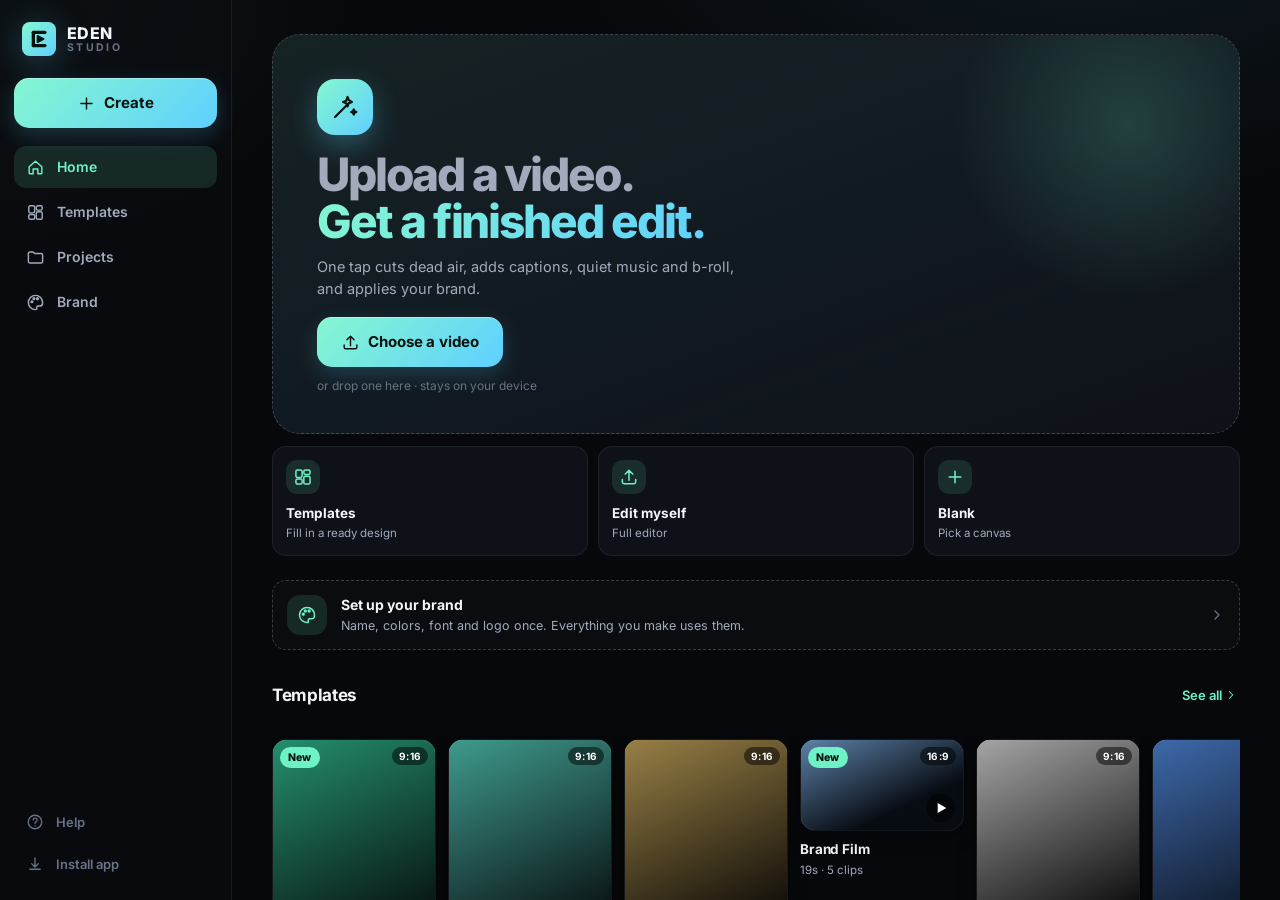
<file: docs/index.html>
<!doctype html>
<html lang="en">
<head>
<meta charset="utf-8">
<title>EDEN Studio — Pro video editor in your browser</title>
<meta name="viewport" content="width=device-width,initial-scale=1,maximum-scale=1,viewport-fit=cover">
<meta name="description" content="EDEN Studio: a free, private video editor that runs entirely in your browser. Multi-track timeline, 47 effects, 40 transitions, music, captions and 4K export. Install it on your phone or computer.">
<meta name="theme-color" content="#07080b">
<meta name="color-scheme" content="dark">
<meta name="application-name" content="EDEN Studio">
<meta name="apple-mobile-web-app-capable" content="yes">
<meta name="mobile-web-app-capable" content="yes">
<meta name="apple-mobile-web-app-status-bar-style" content="black-translucent">
<meta name="apple-mobile-web-app-title" content="EDEN Studio">
<meta name="format-detection" content="telephone=no">
<meta property="og:title" content="EDEN Studio">
<meta property="og:description" content="A free, private, pro-grade video editor that runs in your browser.">
<meta property="og:type" content="website">
<link rel="manifest" href="manifest.webmanifest">
<link rel="icon" href="assets/icons/favicon.svg" type="image/svg+xml">
<link rel="icon" href="assets/icons/favicon-32.png" type="image/png" sizes="32x32">
<link rel="apple-touch-icon" href="assets/icons/apple-touch-icon.png">
<link rel="preload" href="assets/fonts/inter-latin-600-normal.woff2" as="font" type="font/woff2" crossorigin>
<link rel="preload" href="assets/fonts/inter-latin-800-normal.woff2" as="font" type="font/woff2" crossorigin>
<link rel="stylesheet" href="css/fonts.css">
<link rel="stylesheet" href="css/app.css">
<link rel="stylesheet" href="css/shell.css">
<link rel="stylesheet" href="css/stock.css">
</head>
<body>
<div class="loading" id="loading" role="status" aria-label="Loading EDEN Studio">
  <div class="lw">
    <svg class="logo-mark" viewBox="0 0 512 512" width="64" height="64" aria-hidden="true"><defs><linearGradient id="lgs" x1="0" y1="0" x2="1" y2="1"><stop offset="0" stop-color="#86f7d0"/><stop offset="1" stop-color="#5fd0ff"/></linearGradient></defs><rect width="512" height="512" rx="116" fill="url(#lgs)"/><g fill="#05130e" stroke="#05130e" stroke-linejoin="round" stroke-linecap="round"><rect x="146" y="132" width="50" height="248" rx="25" stroke="none"/><rect x="146" y="132" width="224" height="50" rx="25" stroke="none"/><rect x="146" y="330" width="224" height="50" rx="25" stroke="none"/><path d="M234 208 L234 304 L326 256 Z" stroke-width="26"/></g></svg>
    <div class="lt">EDEN STUDIO</div>
  </div>
</div>
<div id="app">
  <section id="home" hidden></section>
  <section id="editor" hidden>
    <header class="topbar" id="topbar"></header>
    <nav class="rail" id="rail" aria-label="Tools"></nav>
    <aside class="panel" id="panel" aria-label="Library"><div class="sheet-grab" id="panelGrab"><i></i></div><div class="ph"><h3 id="panelTitle"></h3><button class="btn ghost sm icon x" id="panelClose" aria-label="Close"></button></div><div class="pb" id="panelBody"></div></aside>
    <main class="stage" id="stage">
      <div class="viewport" id="viewport"><div class="cwrap" id="cwrap"><canvas id="cv" aria-label="Video preview"></canvas><div id="overlay"></div></div><div class="stage-empty" id="stageEmpty" hidden></div></div>
      <div class="transport" id="transport"></div>
    </main>
    <aside class="inspector" id="inspector" aria-label="Clip settings"><div class="sheet-grab" id="inspGrab"><i></i></div><div class="ph"><h3 id="inspTitle">Edit</h3><button class="btn ghost sm icon x" id="inspClose" aria-label="Close"></button></div><div class="pb" id="inspBody"></div></aside>
    <section class="timeline" id="timeline" aria-label="Timeline"></section>
  </section>
</div>
<div class="scrim" id="scrim"></div>
<div id="toasts" aria-live="polite"></div>
<noscript><p style="padding:24px;color:#fff">EDEN Studio needs JavaScript.</p></noscript>
<script type="module" src="js/app.js"></script>
</body>
</html>
</file>
<file: docs/css/fonts.css>
/* Self-hosted fonts (SIL Open Font License). Latin subset. */
@font-face{font-family:'Inter';font-style:normal;font-weight:400;font-display:swap;src:url('../assets/fonts/inter-latin-400-normal.woff2') format('woff2');}
@font-face{font-family:'Inter';font-style:normal;font-weight:600;font-display:swap;src:url('../assets/fonts/inter-latin-600-normal.woff2') format('woff2');}
@font-face{font-family:'Inter';font-style:normal;font-weight:700;font-display:swap;src:url('../assets/fonts/inter-latin-700-normal.woff2') format('woff2');}
@font-face{font-family:'Inter';font-style:normal;font-weight:800;font-display:swap;src:url('../assets/fonts/inter-latin-800-normal.woff2') format('woff2');}
@font-face{font-family:'Montserrat';font-style:normal;font-weight:600;font-display:swap;src:url('../assets/fonts/montserrat-latin-600-normal.woff2') format('woff2');}
@font-face{font-family:'Montserrat';font-style:normal;font-weight:800;font-display:swap;src:url('../assets/fonts/montserrat-latin-800-normal.woff2') format('woff2');}
@font-face{font-family:'Poppins';font-style:normal;font-weight:500;font-display:swap;src:url('../assets/fonts/poppins-latin-500-normal.woff2') format('woff2');}
@font-face{font-family:'Poppins';font-style:normal;font-weight:700;font-display:swap;src:url('../assets/fonts/poppins-latin-700-normal.woff2') format('woff2');}
@font-face{font-family:'Bebas Neue';font-style:normal;font-weight:400;font-display:swap;src:url('../assets/fonts/bebas-neue-latin-400-normal.woff2') format('woff2');}
@font-face{font-family:'Anton';font-style:normal;font-weight:400;font-display:swap;src:url('../assets/fonts/anton-latin-400-normal.woff2') format('woff2');}
@font-face{font-family:'Oswald';font-style:normal;font-weight:500;font-display:swap;src:url('../assets/fonts/oswald-latin-500-normal.woff2') format('woff2');}
@font-face{font-family:'Oswald';font-style:normal;font-weight:700;font-display:swap;src:url('../assets/fonts/oswald-latin-700-normal.woff2') format('woff2');}
@font-face{font-family:'Playfair Display';font-style:normal;font-weight:700;font-display:swap;src:url('../assets/fonts/playfair-display-latin-700-normal.woff2') format('woff2');}
@font-face{font-family:'Pacifico';font-style:normal;font-weight:400;font-display:swap;src:url('../assets/fonts/pacifico-latin-400-normal.woff2') format('woff2');}
@font-face{font-family:'Caveat';font-style:normal;font-weight:700;font-display:swap;src:url('../assets/fonts/caveat-latin-700-normal.woff2') format('woff2');}
@font-face{font-family:'Space Grotesk';font-style:normal;font-weight:600;font-display:swap;src:url('../assets/fonts/space-grotesk-latin-600-normal.woff2') format('woff2');}
@font-face{font-family:'Bangers';font-style:normal;font-weight:400;font-display:swap;src:url('../assets/fonts/bangers-latin-400-normal.woff2') format('woff2');}
@font-face{font-family:'Lobster';font-style:normal;font-weight:400;font-display:swap;src:url('../assets/fonts/lobster-latin-400-normal.woff2') format('woff2');}
@font-face{font-family:'Orbitron';font-style:normal;font-weight:700;font-display:swap;src:url('../assets/fonts/orbitron-latin-700-normal.woff2') format('woff2');}
@font-face{font-family:'Cinzel';font-style:normal;font-weight:700;font-display:swap;src:url('../assets/fonts/cinzel-latin-700-normal.woff2') format('woff2');}
@font-face{font-family:'Archivo Black';font-style:normal;font-weight:400;font-display:swap;src:url('../assets/fonts/archivo-black-latin-400-normal.woff2') format('woff2');}
@font-face{font-family:'DM Serif Display';font-style:normal;font-weight:400;font-display:swap;src:url('../assets/fonts/dm-serif-display-latin-400-normal.woff2') format('woff2');}
@font-face{font-family:'Permanent Marker';font-style:normal;font-weight:400;font-display:swap;src:url('../assets/fonts/permanent-marker-latin-400-normal.woff2') format('woff2');}
@font-face{font-family:'Righteous';font-style:normal;font-weight:400;font-display:swap;src:url('../assets/fonts/righteous-latin-400-normal.woff2') format('woff2');}
</file>
<file: docs/css/app.css>
/* ==========================================================================
   EDEN Studio — design system
   Mobile-first. The same markup becomes a desktop workstation at >= 861px.
   Sections: tokens · base · controls · home · editor shell · rail · panels ·
             library cards · inspector · timeline · overlays · desktop · utilities
   ========================================================================== */

/* ------------------------------------------------------------ tokens */
:root{
  color-scheme:dark;
  /* surfaces (darkest → lightest) */
  --bg:#07080b; --bg2:#0b0d12; --panel:#0e1117; --raise:#141821; --raise2:#1a1f2b; --raise3:#232a39;
  /* lines */
  --line:rgba(255,255,255,.065); --line2:rgba(255,255,255,.115); --line3:rgba(255,255,255,.2);
  /* text */
  --text:#f2f5fa; --dim:#a1abbc; --mute:#687285;
  /* brand + semantic */
  --accent:#6ff2c6; --accent2:#5fd0ff; --accent-ink:#04130d; --accent-soft:rgba(111,242,198,.12); --accent-line:rgba(111,242,198,.42);
  --violet:#a393ff; --danger:#ff5f7e; --warn:#ffcf5c; --ok:#6ff2c6;
  --grad:linear-gradient(135deg,#86f7d0 0%,#5fd0ff 100%);
  --grad-soft:linear-gradient(135deg,rgba(134,247,208,.16),rgba(95,208,255,.1));
  --glass:rgba(16,20,28,.82);
  /* shape + motion */
  --r-xs:8px; --r-sm:10px; --r:14px; --r-lg:20px; --r-xl:28px;
  --ease:cubic-bezier(.2,.8,.2,1);
  --shadow:0 18px 50px rgba(0,0,0,.55); --shadow-sm:0 6px 18px rgba(0,0,0,.35);
  --ring:0 0 0 3px rgba(111,242,198,.28);
  /* safe areas */
  --safe-b:env(safe-area-inset-bottom,0px); --safe-t:env(safe-area-inset-top,0px); --safe-l:env(safe-area-inset-left,0px); --safe-r:env(safe-area-inset-right,0px);
  /* layout */
  --tl-h:240px; --dock-h:64px; --top-h:54px;
}

/* ------------------------------------------------------------ base */
*{box-sizing:border-box;-webkit-tap-highlight-color:transparent}
html,body{height:100%;margin:0;background:var(--bg);color:var(--text);font:14px/1.45 'Inter',system-ui,-apple-system,'Segoe UI',Roboto,sans-serif;overscroll-behavior:none;-webkit-font-smoothing:antialiased;-moz-osx-font-smoothing:grayscale;touch-action:manipulation;text-rendering:optimizeLegibility}
body{overflow:hidden;position:fixed;inset:0;width:100%}
button{font:inherit;color:inherit;background:none;border:0;padding:0;cursor:pointer}
input,select,textarea{font:inherit;color:inherit}
a{color:var(--accent);text-decoration:none}a:hover{text-decoration:underline}
[hidden]{display:none!important}
.ic{flex:none;display:block}
::selection{background:rgba(111,242,198,.3)}
:focus{outline:0}
:focus-visible{outline:2px solid var(--accent);outline-offset:2px;border-radius:8px}
input:focus-visible,textarea:focus-visible,select:focus-visible{outline:0}
*::-webkit-scrollbar{width:10px;height:10px}*::-webkit-scrollbar-thumb{background:rgba(255,255,255,.11);border-radius:10px;border:3px solid transparent;background-clip:content-box}*::-webkit-scrollbar-thumb:hover{background:rgba(255,255,255,.2);background-clip:content-box;border:3px solid transparent}*::-webkit-scrollbar-track{background:transparent}
.scroll{overflow:auto;-webkit-overflow-scrolling:touch;overscroll-behavior:contain}
.sr-only{position:absolute;width:1px;height:1px;overflow:hidden;clip:rect(0 0 0 0);white-space:nowrap}

#app{position:absolute;inset:0;display:flex;flex-direction:column;background:
  radial-gradient(1100px 560px at 8% -12%,rgba(111,242,198,.075),transparent 60%),
  radial-gradient(900px 520px at 104% -4%,rgba(163,147,255,.085),transparent 56%),var(--bg)}

/* ------------------------------------------------------------ buttons & chips */
.btn{display:inline-flex;align-items:center;justify-content:center;gap:8px;height:40px;padding:0 16px;border-radius:12px;background:var(--raise);border:1px solid var(--line);font-weight:600;font-size:13.5px;letter-spacing:-.005em;transition:transform .12s var(--ease),background .15s,border-color .15s,box-shadow .15s,filter .15s;white-space:nowrap;user-select:none;-webkit-user-select:none;box-shadow:inset 0 1px 0 rgba(255,255,255,.04)}
.btn:hover{background:var(--raise2);border-color:var(--line2)}
.btn:active{transform:scale(.97)}
.btn.primary{background:var(--grad);color:var(--accent-ink);border:0;font-weight:700;box-shadow:0 8px 22px rgba(95,208,255,.2),inset 0 1px 0 rgba(255,255,255,.35)}
.btn.primary:hover{filter:brightness(1.06);box-shadow:0 10px 28px rgba(95,208,255,.28),inset 0 1px 0 rgba(255,255,255,.35)}
.btn.ghost{background:transparent;border-color:transparent;box-shadow:none}.btn.ghost:hover{background:rgba(255,255,255,.065)}
.btn.danger{color:var(--danger)}.btn.danger:hover{background:rgba(255,95,126,.1);border-color:rgba(255,95,126,.35)}
.btn.primary.danger{background:var(--danger);color:#fff;box-shadow:none}
.btn.sm{height:32px;padding:0 12px;font-size:12.5px;border-radius:10px}
.btn.lg{height:50px;padding:0 24px;font-size:15px;border-radius:15px}
.btn.block{width:100%}
.btn.icon{width:40px;padding:0}.btn.icon.sm{width:32px}
.btn[disabled]{opacity:.32;pointer-events:none}
.chip{display:inline-flex;align-items:center;gap:6px;height:30px;padding:0 13px;border-radius:99px;background:var(--raise);border:1px solid var(--line);font-size:12.5px;font-weight:600;color:var(--dim);white-space:nowrap;transition:.15s}
.chip:hover{color:var(--text);border-color:var(--line2)}
.chip.on{background:var(--accent-soft);border-color:var(--accent-line);color:var(--accent)}
.chips{display:flex;gap:8px;overflow-x:auto;padding:2px 2px 12px;scrollbar-width:none;margin:0 -2px}.chips::-webkit-scrollbar{display:none}
.kbd{display:inline-flex;align-items:center;justify-content:center;min-width:24px;height:24px;padding:0 7px;border-radius:7px;background:var(--raise2);border:1px solid var(--line2);border-bottom-width:2px;font:600 11.5px/1 'Inter',sans-serif;color:var(--text)}

/* ------------------------------------------------------------ home */
#home{position:absolute;inset:0;overflow:auto;-webkit-overflow-scrolling:touch;overscroll-behavior:contain}
.home-in{max-width:1120px;margin:0 auto;padding:calc(var(--safe-t) + 14px) calc(20px + var(--safe-r)) calc(var(--safe-b) + 44px) calc(20px + var(--safe-l))}
.home-nav{display:flex;align-items:center;gap:8px;height:46px}
.home-nav .sp{flex:1}
.brand{display:flex;align-items:center;gap:11px;font-weight:800;font-size:15px;letter-spacing:.01em}
.brand .logo-mark{filter:drop-shadow(0 6px 16px rgba(95,208,255,.28))}
.brand b{font-weight:800;letter-spacing:.14em;font-size:12.5px}
.brand span{color:var(--mute);font-weight:600;letter-spacing:.14em;font-size:12.5px}
.hero{position:relative;margin-top:14px;padding:24px 20px 22px;border-radius:var(--r-xl);border:1px solid var(--line2);overflow:hidden;isolation:isolate;
  background:radial-gradient(700px 320px at 0% 0%,rgba(111,242,198,.13),transparent 62%),radial-gradient(600px 360px at 100% 100%,rgba(163,147,255,.14),transparent 60%),linear-gradient(180deg,#10141c,#0b0e14)}
.hero::before{content:'';position:absolute;inset:0;z-index:-1;opacity:.5;background-image:linear-gradient(rgba(255,255,255,.035) 1px,transparent 1px),linear-gradient(90deg,rgba(255,255,255,.035) 1px,transparent 1px);background-size:36px 36px;-webkit-mask-image:radial-gradient(70% 90% at 25% 10%,#000,transparent);mask-image:radial-gradient(70% 90% at 25% 10%,#000,transparent)}
.hero-copy{max-width:560px;position:relative}
.eyebrow{display:inline-flex;align-items:center;gap:8px;height:28px;padding:0 12px 0 10px;border-radius:99px;background:rgba(255,255,255,.05);border:1px solid var(--line2);font-size:12px;font-weight:600;color:var(--dim)}
.eyebrow i{width:7px;height:7px;border-radius:50%;background:var(--accent);box-shadow:0 0 0 3px rgba(111,242,198,.18)}
.hero h1{margin:16px 0 0;font-size:clamp(28px,7.6vw,56px);line-height:1.03;letter-spacing:-.04em;font-weight:800}
.hero h1 em{font-style:normal;background:var(--grad);-webkit-background-clip:text;background-clip:text;color:transparent}
.hero p{color:var(--dim);font-size:14.5px;line-height:1.55;margin:12px 0 20px;max-width:480px}
.hero .row{display:flex;gap:10px;flex-wrap:wrap}
.hero .row .btn{flex:1 1 auto}
.hero-art{display:none}
.trust{display:flex;flex-wrap:wrap;gap:8px 18px;margin-top:20px;color:var(--dim);font-size:12.5px;font-weight:500}
.trust span{display:inline-flex;align-items:center;gap:7px}.trust .ic{color:var(--accent)}

h2.sec{font-size:13px;letter-spacing:.1em;text-transform:uppercase;color:var(--dim);font-weight:700;margin:34px 0 14px;display:flex;align-items:center;gap:10px}
h2.sec .count{display:inline-grid;place-items:center;min-width:22px;height:22px;padding:0 7px;border-radius:99px;background:var(--raise2);color:var(--dim);font-size:11.5px;letter-spacing:0}
h2.sec .sp{flex:1}
h2.sec .btn{text-transform:none;letter-spacing:0}
.formats{display:grid;grid-template-columns:repeat(3,1fr);gap:10px}
.fmt{display:flex;flex-direction:column;align-items:flex-start;gap:12px;padding:14px;border-radius:var(--r);background:var(--panel);border:1px solid var(--line);text-align:left;transition:transform .2s var(--ease),border-color .2s,background .2s;position:relative;overflow:hidden}
.fmt:hover{transform:translateY(-2px);border-color:var(--accent-line);background:var(--raise)}
.fmt:active{transform:scale(.98)}
.fmt .frame{height:46px;display:flex;align-items:flex-end}
.fmt .frame i{display:block;border-radius:6px;background:linear-gradient(145deg,rgba(134,247,208,.9),rgba(95,208,255,.75));box-shadow:0 8px 20px rgba(95,208,255,.2);position:relative}
.fmt .frame i::after{content:'';position:absolute;inset:0;border-radius:inherit;background:linear-gradient(180deg,rgba(255,255,255,.28),transparent 50%)}
.fmt b{display:block;font-size:15px;letter-spacing:-.01em;line-height:1.1}
.fmt small{display:block;color:var(--dim);font-size:11.5px;margin-top:3px;line-height:1.3}
.projects{display:grid;grid-template-columns:repeat(2,minmax(0,1fr));gap:12px}
.pcard{position:relative;border-radius:var(--r);overflow:hidden;background:var(--panel);border:1px solid var(--line);cursor:pointer;transition:transform .2s var(--ease),border-color .2s,box-shadow .2s}
.pcard:hover{transform:translateY(-3px);border-color:var(--line3);box-shadow:var(--shadow-sm)}
.pcard:focus-visible{outline-offset:3px}
.pcard .th{position:relative;aspect-ratio:4/3;background:#090b0f;display:grid;place-items:center;color:var(--mute);overflow:hidden}
.pcard .th::before{content:'';position:absolute;inset:-12%;background:var(--img,none) center/cover no-repeat;filter:blur(20px) brightness(.55) saturate(1.2)}
.pcard .th .pic{position:absolute;inset:8px;background:var(--img,none) center/contain no-repeat;border-radius:6px}
.pcard .th .ph-ic{position:relative;opacity:.7}
.pcard .badge{position:absolute;left:8px;bottom:8px;padding:3px 8px;border-radius:99px;background:rgba(6,8,11,.72);backdrop-filter:blur(8px);-webkit-backdrop-filter:blur(8px);font-size:11px;font-weight:700;font-variant-numeric:tabular-nums}
.pcard .badge.r{left:auto;right:8px}
.pcard .meta{padding:11px 12px 12px}.pcard .meta b{display:block;font-size:13.5px;white-space:nowrap;overflow:hidden;text-overflow:ellipsis;letter-spacing:-.005em}
.pcard .meta span{display:block;font-size:12px;color:var(--dim);margin-top:2px}
.pcard .more{position:absolute;top:7px;right:7px;width:32px;height:32px;border-radius:50%;background:rgba(6,8,11,.68);backdrop-filter:blur(8px);-webkit-backdrop-filter:blur(8px);display:grid;place-items:center;transition:.15s;border:1px solid var(--line)}
.pcard .more:hover{background:rgba(6,8,11,.9);border-color:var(--line3)}
.pcard.new{display:grid;place-items:center;text-align:center;border-style:dashed;border-color:var(--line2);background:transparent;min-height:100%;color:var(--dim);gap:8px;padding:18px}
.pcard.new:hover{color:var(--accent);border-color:var(--accent-line);background:var(--accent-soft)}
.pcard.new .plus{width:44px;height:44px;border-radius:50%;display:grid;place-items:center;background:var(--raise2);margin:0 auto 8px}
.empty{padding:30px 22px;border:1px dashed var(--line2);border-radius:var(--r);text-align:center;color:var(--dim)}
.empty.big{padding:38px 22px;background:rgba(255,255,255,.015)}
.empty .em-ic{width:52px;height:52px;border-radius:16px;margin:0 auto 14px;display:grid;place-items:center;background:var(--grad-soft);color:var(--accent);border:1px solid var(--accent-line)}
.empty b{display:block;color:var(--text);font-size:15px;margin-bottom:4px}
.empty p{margin:0 auto;max-width:320px;font-size:13px}
.caps{display:grid;grid-template-columns:repeat(2,1fr);gap:10px}
.cap{padding:16px;border-radius:var(--r);background:var(--panel);border:1px solid var(--line)}
.cap .ci{width:36px;height:36px;border-radius:11px;display:grid;place-items:center;background:var(--accent-soft);color:var(--accent);margin-bottom:12px}
.cap b{display:block;font-size:14px;letter-spacing:-.01em}.cap span{display:block;margin-top:4px;font-size:12.5px;color:var(--dim);line-height:1.45}
.home-foot{margin-top:34px;padding-top:20px;border-top:1px solid var(--line);display:grid;gap:14px;color:var(--dim);font-size:12.5px}
.meter{height:6px;border-radius:6px;background:rgba(255,255,255,.08);overflow:hidden;margin-top:8px}.meter i{display:block;height:100%;min-width:3px;border-radius:inherit;background:var(--grad)}
.status-row{display:flex;flex-wrap:wrap;gap:6px 16px;align-items:center}
.status-row .dot{display:inline-flex;align-items:center;gap:7px}.status-row .dot::before{content:'';width:7px;height:7px;border-radius:50%;background:var(--mute)}
.status-row .dot.ok::before{background:var(--ok);box-shadow:0 0 0 3px rgba(111,242,198,.16)}
.install-card{display:flex;align-items:center;gap:14px;margin-top:14px;padding:14px;border-radius:var(--r);background:var(--grad-soft);border:1px solid var(--accent-line)}
.install-card .ci{width:42px;height:42px;border-radius:13px;display:grid;place-items:center;background:rgba(6,8,11,.5);color:var(--accent);flex:none}
.install-card div b{display:block;font-size:14px}.install-card div span{display:block;font-size:12.5px;color:var(--dim);margin-top:1px}
.install-card .btn{margin-left:auto;flex:none}

.ratio-grid{display:grid;grid-template-columns:repeat(3,1fr);gap:10px}
.ratio{padding:14px 8px 12px;border-radius:var(--r);background:var(--raise);border:1px solid var(--line);display:flex;flex-direction:column;align-items:center;gap:9px;font-weight:700;transition:.15s;min-height:104px;justify-content:flex-end}
.ratio:hover{border-color:var(--line3)}.ratio.on{border-color:var(--accent);background:var(--accent-soft);box-shadow:var(--ring)}
.ratio i{display:block;border:2px solid currentColor;border-radius:5px;opacity:.9}
.ratio.on i{color:var(--accent)}
.ratio small{font-weight:500;color:var(--dim);font-size:11px;text-align:center;line-height:1.25}

/* ------------------------------------------------------------ editor shell */
#editor{position:absolute;inset:0;display:grid;grid-template-rows:auto minmax(0,1fr) var(--tl-h) auto;grid-template-columns:minmax(0,100%);grid-template-areas:'top' 'stage' 'tl' 'rail';padding-top:var(--safe-t)}
.topbar{grid-area:top}.stage{grid-area:stage}.timeline{grid-area:tl}.rail{grid-area:rail}
.topbar{display:flex;align-items:center;gap:4px;height:var(--top-h);padding:0 calc(8px + var(--safe-r)) 0 calc(8px + var(--safe-l));border-bottom:1px solid var(--line);background:rgba(9,11,15,.88);backdrop-filter:blur(18px);-webkit-backdrop-filter:blur(18px);z-index:20}
.topbar .name{flex:1;min-width:0;display:flex;align-items:center;gap:6px;padding-left:2px}
.topbar .title-wrap{min-width:0;display:flex;flex-direction:column;justify-content:center;flex:0 1 320px}
.topbar input.title{background:transparent;border:1px solid transparent;border-radius:9px;padding:3px 8px;font-weight:700;font-size:14px;width:100%;text-overflow:ellipsis;height:26px;letter-spacing:-.01em;transition:.15s}
.topbar input.title:hover{border-color:var(--line2)}.topbar input.title:focus{border-color:var(--accent);background:var(--raise);box-shadow:var(--ring)}
.savestate{display:flex;align-items:center;gap:6px;font-size:11px;color:var(--mute);white-space:nowrap;padding:0 8px;height:16px;line-height:1}
.savestate::before{content:'';width:6px;height:6px;border-radius:50%;background:var(--ok);flex:none}
.savestate.saving::before{background:var(--warn);animation:pulse 1s ease-in-out infinite}
.savestate.err{color:var(--danger)}.savestate.err::before{background:var(--danger)}
@keyframes pulse{50%{opacity:.35}}
.topbar .ratio-btn{gap:6px;color:var(--dim);padding:0 10px}
.topbar .ratio-btn:hover{color:var(--text)}
.topbar .vsep{width:1px;height:22px;background:var(--line2);margin:0 4px;flex:none}
.stage{display:flex;flex-direction:column;min-height:0;min-width:0;position:relative}
.viewport{flex:1;min-height:0;display:grid;place-items:center;padding:10px;position:relative;background:radial-gradient(70% 70% at 50% 45%,rgba(255,255,255,.035),transparent 70%)}
.cwrap{position:relative;box-shadow:0 24px 70px rgba(0,0,0,.65),0 0 0 1px var(--line2);border-radius:8px;background:#000;touch-action:none}
.cwrap canvas{display:block;width:100%;height:100%;border-radius:8px}
#overlay{position:absolute;inset:0;pointer-events:none}
.sel-box{position:absolute;border:1.5px solid var(--accent);pointer-events:auto;touch-action:none;cursor:move;box-shadow:0 0 0 1px rgba(0,0,0,.4)}
.sel-box .h{position:absolute;width:18px;height:18px;border-radius:50%;background:#fff;border:2.5px solid var(--accent);box-shadow:0 2px 8px rgba(0,0,0,.55);touch-action:none}
.sel-box .h.br{right:-10px;bottom:-10px;cursor:nwse-resize}.sel-box .h.rot{left:50%;top:-34px;margin-left:-9px;cursor:grab}
.sel-box .stem{position:absolute;left:50%;top:-18px;width:1.5px;height:18px;background:var(--accent);margin-left:-.75px}
.guide{position:absolute;background:var(--accent);opacity:.8;pointer-events:none}

/* empty-state card shown over the stage until the first clip is added */
.stage-empty{position:absolute;inset:0;z-index:4;display:grid;place-items:center;padding:16px;pointer-events:none}
.empty-card{pointer-events:auto;width:min(360px,100%);padding:22px 20px 20px;border-radius:22px;background:rgba(14,17,23,.9);backdrop-filter:blur(18px);-webkit-backdrop-filter:blur(18px);border:1px solid var(--line2);box-shadow:var(--shadow);text-align:center;animation:pop .35s var(--ease)}
.empty-card .em-ic{width:54px;height:54px;border-radius:17px;margin:0 auto 12px;display:grid;place-items:center;background:var(--grad);color:var(--accent-ink);box-shadow:0 10px 28px rgba(95,208,255,.3)}
.empty-card h3{margin:0;font-size:18px;letter-spacing:-.02em}
.empty-card p{margin:6px 0 16px;color:var(--dim);font-size:13px}
.empty-card .btn{width:100%}
.empty-card .alt{display:grid;grid-template-columns:1fr 1fr;gap:8px;margin-top:8px}
.empty-card .tip{margin-top:14px;font-size:11.5px;color:var(--mute)}

.transport{position:relative;z-index:3;display:grid;grid-template-columns:1fr auto 1fr;align-items:center;gap:6px;padding:2px calc(12px + var(--safe-r)) 8px calc(12px + var(--safe-l));min-height:56px}
.transport .tl{justify-self:start}.transport .tr{justify-self:end;display:flex;gap:2px}.transport .tm{display:flex;align-items:center;gap:6px}
.transport .time{font-variant-numeric:tabular-nums;font-weight:600;font-size:12.5px;color:var(--mute);white-space:nowrap}
.transport .time b{color:var(--text);font-weight:700}
.playbtn{width:48px;height:48px;border-radius:50%;background:var(--text);color:#07080b;display:grid;place-items:center;box-shadow:0 8px 22px rgba(0,0,0,.45);transition:transform .12s,background .15s}
.playbtn:hover{background:#fff}.playbtn:active{transform:scale(.92)}

/* ------------------------------------------------------------ tool rail / dock */
.rail{display:flex;gap:2px;padding:6px calc(6px + var(--safe-r)) calc(6px + var(--safe-b)) calc(6px + var(--safe-l));overflow-x:auto;background:rgba(9,11,15,.94);border-top:1px solid var(--line);backdrop-filter:blur(18px);-webkit-backdrop-filter:blur(18px);z-index:30;scrollbar-width:none;min-height:var(--dock-h)}
.rail::-webkit-scrollbar{display:none}
.tool{position:relative;flex:0 0 auto;min-width:66px;height:52px;border-radius:13px;display:flex;flex-direction:column;align-items:center;justify-content:center;gap:4px;color:var(--dim);font-size:10.5px;font-weight:600;letter-spacing:.005em;transition:color .15s,background .15s}
.tool:hover{color:var(--text);background:rgba(255,255,255,.05)}
.tool:active{background:rgba(255,255,255,.08)}
.tool.on{color:var(--accent);background:var(--accent-soft)}
.tool.danger{color:var(--danger)}
.tool .ic{width:22px;height:22px}
.rail .back{border-right:1px solid var(--line);margin-right:4px;padding-right:6px;border-radius:0;min-width:58px}
.rail .sep{flex:none;background:var(--line);width:1px;height:28px;align-self:center;margin:0 4px}

/* ------------------------------------------------------------ panels (bottom sheet on mobile) */
.panel,.inspector{position:fixed;left:0;right:0;bottom:0;height:min(60vh,540px);z-index:40;background:var(--panel);border-top:1px solid var(--line2);border-radius:24px 24px 0 0;box-shadow:0 -24px 60px rgba(0,0,0,.6);display:flex;flex-direction:column;transform:translateY(105%);transition:transform .36s var(--ease),visibility 0s linear .36s;padding-bottom:var(--safe-b);visibility:hidden}
.panel.open,.inspector.open{transform:none;visibility:visible;transition:transform .36s var(--ease),visibility 0s}
.sheet-grab{flex:none;height:24px;display:grid;place-items:center;touch-action:none;cursor:grab}.sheet-grab i{width:40px;height:4px;border-radius:4px;background:var(--line3)}
.ph{flex:none;display:flex;align-items:center;gap:8px;padding:0 14px 10px}
.ph h3{margin:0;font-size:16px;font-weight:700;flex:1;letter-spacing:-.015em}
.pb{flex:1;min-height:0;overflow:auto;-webkit-overflow-scrolling:touch;overscroll-behavior:contain;padding:4px 14px 24px}
.scrim{position:fixed;inset:0;background:rgba(0,0,0,.4);z-index:35;opacity:0;pointer-events:none;transition:opacity .25s}.scrim.on{opacity:1;pointer-events:auto}
.scrim.on.soft{background:rgba(0,0,0,.12)}

/* ------------------------------------------------------------ library: grids, cards, rows */
.grid{display:grid;gap:10px}
.grid.g3{grid-template-columns:repeat(3,1fr)}.grid.g2{grid-template-columns:repeat(2,1fr)}.grid.g4{grid-template-columns:repeat(4,1fr)}
.card{position:relative;border-radius:12px;overflow:hidden;background:var(--raise);border:1px solid var(--line);cursor:pointer;text-align:left;transition:transform .15s var(--ease),border-color .15s,box-shadow .15s;display:block;width:100%}
.card:hover{border-color:var(--line3)}.card:active{transform:scale(.96)}
.card.on{border-color:var(--accent);box-shadow:0 0 0 1px var(--accent),0 6px 18px rgba(111,242,198,.14)}
.card .im{aspect-ratio:3/4;background:linear-gradient(135deg,#1a2230,#0e131a) center/cover no-repeat;position:relative}
.card .im.sq{aspect-ratio:1}.card .im.wide{aspect-ratio:16/10}
.thumb{opacity:0;transition:opacity .35s}.thumb.ready{opacity:1}
.card .lb{padding:8px 9px 9px;font-size:11.5px;font-weight:600;white-space:nowrap;overflow:hidden;text-overflow:ellipsis;color:var(--text)}
.card .tag{position:absolute;left:6px;bottom:6px;padding:2px 7px;border-radius:99px;background:rgba(6,8,11,.74);backdrop-filter:blur(6px);-webkit-backdrop-filter:blur(6px);font-size:10px;font-weight:700;letter-spacing:.04em}
.card .add{position:absolute;right:6px;top:6px;width:26px;height:26px;border-radius:50%;background:var(--grad);color:var(--accent-ink);display:grid;place-items:center;opacity:0;transform:scale(.8);transition:.15s;box-shadow:0 4px 12px rgba(0,0,0,.4)}
.card:hover .add,.card:active .add,.card:focus-visible .add{opacity:1;transform:none}
@media (pointer:coarse){.card .add{opacity:1;transform:none;width:24px;height:24px}}
.sub{font-size:11px;font-weight:700;letter-spacing:.1em;text-transform:uppercase;color:var(--mute);margin:18px 2px 9px}
.sub:first-child{margin-top:6px}
.row-item{display:flex;align-items:center;gap:12px;width:100%;padding:10px 11px;border-radius:13px;background:var(--raise);border:1px solid var(--line);margin-bottom:8px;text-align:left;transition:border-color .15s,background .15s}
.row-item:hover{border-color:var(--line3);background:var(--raise2)}
.row-item .pic{width:44px;height:44px;border-radius:12px;display:grid;place-items:center;flex:none;color:#04120d}
.row-item b{display:block;font-size:13.5px;letter-spacing:-.005em}.row-item span{font-size:12px;color:var(--dim)}
.row-item .go{margin-left:auto;display:flex;gap:6px;color:var(--mute)}
.drop{display:grid;place-items:center;gap:6px;padding:26px 16px;border:1.5px dashed var(--line3);border-radius:18px;text-align:center;color:var(--dim);transition:.2s;cursor:pointer;background:rgba(255,255,255,.018);width:100%}
.drop .up{width:46px;height:46px;border-radius:14px;display:grid;place-items:center;background:var(--accent-soft);color:var(--accent);margin-bottom:4px}
.drop:hover,.drop.over{border-color:var(--accent);color:var(--accent);background:var(--accent-soft)}
.drop b{color:var(--text);font-size:14px}
.search{position:relative;margin:0 0 12px}
.search .ic{position:absolute;left:12px;top:50%;margin-top:-8px;color:var(--mute);pointer-events:none}
.search input{width:100%;height:40px;padding:0 38px 0 38px;border-radius:12px;background:var(--bg2);border:1px solid var(--line);outline:0;transition:.15s}
.search input{-webkit-appearance:none;appearance:none}
.search input::-webkit-search-cancel-button,.search input::-webkit-search-decoration{-webkit-appearance:none;display:none}
.search input::placeholder{color:var(--mute)}
.search input:focus{border-color:var(--accent);box-shadow:var(--ring)}
.search .clr{position:absolute;right:6px;top:50%;margin-top:-14px;width:28px;height:28px;border-radius:50%;display:grid;place-items:center;color:var(--mute)}.search .clr:hover{color:var(--text);background:rgba(255,255,255,.08)}
.noresult{padding:28px 10px;text-align:center;color:var(--mute);font-size:13px}

/* ------------------------------------------------------------ inspector controls */
.sect{border:1px solid var(--line);border-radius:15px;background:var(--raise);margin-bottom:10px;overflow:hidden}
.sect>.sh{display:flex;align-items:center;gap:10px;padding:11px 12px;font-weight:700;font-size:13px;width:100%;text-align:left;letter-spacing:-.005em;transition:background .15s}
.sect>.sh:hover{background:rgba(255,255,255,.025)}
.sect>.sh .ic:first-child{color:var(--accent);padding:5px;width:28px;height:28px;border-radius:9px;background:var(--accent-soft)}
.sect>.sh .chev{margin-left:auto;color:var(--mute);transition:transform .2s}
.sect.open>.sh .chev{transform:rotate(180deg)}
.sect>.sb{display:none;padding:2px 12px 14px}.sect.open>.sb{display:block;animation:fade .2s}
.ctl{display:grid;grid-template-columns:78px 1fr 52px 24px;align-items:center;gap:8px;min-height:36px}
.ctl.nokf{grid-template-columns:78px 1fr 52px}
.ctl label{font-size:12px;color:var(--dim);font-weight:500}
.ctl output{font-size:11.5px;text-align:right;color:var(--text);font-variant-numeric:tabular-nums;font-weight:500}
.ctl .kf{width:22px;height:22px;display:grid;place-items:center;color:var(--mute);border-radius:6px;transition:.15s}.ctl .kf:hover{color:var(--text)}.ctl .kf.has{color:var(--accent)}.ctl .kf.here{color:var(--accent-ink);background:var(--accent)}
input[type=range]{-webkit-appearance:none;appearance:none;width:100%;height:28px;background:transparent;margin:0;touch-action:pan-y;cursor:pointer}
input[type=range]::-webkit-slider-runnable-track{height:4px;border-radius:4px;background:linear-gradient(90deg,var(--accent) var(--p,50%),rgba(255,255,255,.13) var(--p,50%))}
input[type=range]::-moz-range-track{height:4px;border-radius:4px;background:rgba(255,255,255,.13)}input[type=range]::-moz-range-progress{height:4px;border-radius:4px;background:var(--accent)}
input[type=range]::-webkit-slider-thumb{-webkit-appearance:none;width:18px;height:18px;border-radius:50%;background:#fff;margin-top:-7px;box-shadow:0 2px 8px rgba(0,0,0,.5);transition:box-shadow .15s}
input[type=range]:active::-webkit-slider-thumb{box-shadow:0 0 0 6px rgba(111,242,198,.25),0 2px 8px rgba(0,0,0,.5)}
input[type=range]::-moz-range-thumb{width:18px;height:18px;border:0;border-radius:50%;background:#fff}
input[type=range]:focus-visible{outline:2px solid var(--accent);outline-offset:0;border-radius:6px}
.field{width:100%;height:40px;padding:0 12px;border-radius:11px;background:var(--bg2);border:1px solid var(--line);outline:0;transition:border-color .15s,box-shadow .15s}
.field:focus{border-color:var(--accent);box-shadow:var(--ring)}
.field::placeholder{color:var(--mute)}
textarea.field{height:76px;padding:10px 12px;resize:none;line-height:1.4}
select.field{appearance:none;-webkit-appearance:none;background-image:linear-gradient(45deg,transparent 50%,var(--dim) 50%),linear-gradient(135deg,var(--dim) 50%,transparent 50%);background-position:calc(100% - 18px) 17px,calc(100% - 13px) 17px;background-size:5px 5px;background-repeat:no-repeat;padding-right:30px;cursor:pointer}
.seg{display:flex;background:var(--bg2);padding:3px;border-radius:12px;border:1px solid var(--line);gap:2px}
.seg button{flex:1;height:32px;border-radius:9px;font-size:12.5px;font-weight:600;color:var(--dim);transition:.15s;white-space:nowrap;padding:0 8px}
.seg button:hover{color:var(--text)}
.seg button.on{background:var(--raise3);color:var(--text);box-shadow:0 1px 4px rgba(0,0,0,.4)}
.swatch{width:36px;height:36px;border-radius:10px;border:1px solid var(--line2);padding:0;background:none;cursor:pointer;overflow:hidden;transition:transform .12s}.swatch:hover{transform:scale(1.06)}
input[type=color]{-webkit-appearance:none;border:0;padding:0}input[type=color]::-webkit-color-swatch-wrapper{padding:0}input[type=color]::-webkit-color-swatch{border:0;border-radius:9px}
.rowx{display:flex;align-items:center;gap:8px;margin:7px 0}.rowx>label{font-size:12px;color:var(--dim);min-width:78px}.rowx .grow{flex:1}
.switch{position:relative;width:42px;height:26px;border-radius:99px;background:rgba(255,255,255,.15);transition:.2s;flex:none}
.switch::after{content:'';position:absolute;top:3px;left:3px;width:20px;height:20px;border-radius:50%;background:#fff;transition:.22s var(--ease);box-shadow:0 1px 4px rgba(0,0,0,.4)}
.switch.on{background:var(--accent)}.switch.on::after{transform:translateX(16px);background:var(--accent-ink)}
.hint{font-size:12px;color:var(--dim);margin:6px 0 10px;line-height:1.5}
.pill-row{display:flex;gap:6px;flex-wrap:wrap;margin:8px 0}
.mini{display:grid;grid-template-columns:repeat(4,1fr);gap:8px}
.mini .card .im{aspect-ratio:3/4}
.fxlist .row-item{padding:8px 10px}
.proj-summary{display:grid;grid-template-columns:1fr 1fr;gap:8px;margin:2px 0 6px}
.proj-summary div{padding:11px 12px;border-radius:12px;background:var(--raise);border:1px solid var(--line)}
.proj-summary b{display:block;font-size:15px;letter-spacing:-.01em;font-variant-numeric:tabular-nums}.proj-summary span{font-size:11.5px;color:var(--dim)}
.keys{display:grid;gap:2px}
.keys div{display:flex;align-items:center;gap:10px;padding:6px 2px;font-size:12.5px;color:var(--dim)}
.keys div>span:first-child{display:flex;gap:4px;min-width:84px;flex:none}
.empty.tiny{padding:22px 16px;font-size:13px}

/* ------------------------------------------------------------ timeline */
.timeline{position:relative;display:flex;flex-direction:column;min-height:0;border-top:1px solid var(--line2);background:linear-gradient(180deg,#0a0c11,#07090d)}
.tl-bar{flex:none;display:flex;align-items:center;gap:2px;padding:4px calc(8px + var(--safe-r)) 4px calc(8px + var(--safe-l));border-bottom:1px solid var(--line);height:40px}
.tl-bar .sp{flex:1}
.tl-bar .btn.ghost{color:var(--dim)}.tl-bar .btn.ghost:hover{color:var(--text)}
.tl-body{position:relative;flex:1;min-height:0;display:flex}
.tl-heads{flex:none;width:36px;overflow:hidden;border-right:1px solid var(--line);background:#080a0e;z-index:5;position:relative}
.tl-scroll{position:relative;flex:1;overflow:auto;-webkit-overflow-scrolling:touch;overscroll-behavior:contain}
.tl-inner{position:relative;min-height:100%}
.ruler{position:sticky;top:0;height:24px;z-index:6;background:rgba(9,11,15,.97);border-bottom:1px solid var(--line);touch-action:none;cursor:col-resize}
.ruler .tick{position:absolute;top:0;bottom:0;border-left:1px solid rgba(255,255,255,.1);font-size:10px;color:var(--mute);padding-left:5px;line-height:22px;pointer-events:none;font-variant-numeric:tabular-nums;font-weight:500}
.ruler .tick.minor{top:16px;color:transparent;border-color:rgba(255,255,255,.06)}
.lane{position:absolute;left:0;right:0;border-bottom:1px solid rgba(255,255,255,.035);background:rgba(255,255,255,.012)}
.lane.drop-ok{background:var(--accent-soft)}
.lh{position:absolute;left:0;width:36px;display:grid;place-items:center;color:var(--mute);border-bottom:1px solid rgba(255,255,255,.035);transition:color .15s,background .15s}
.lh:hover{color:var(--text);background:rgba(255,255,255,.04)}
.lh .ic{width:16px;height:16px}
.clip{position:absolute;top:3px;bottom:3px;border-radius:9px;overflow:hidden;border:1.5px solid rgba(255,255,255,.14);touch-action:none;user-select:none;-webkit-user-select:none;cursor:grab;background:#1a2230;transition:box-shadow .15s,border-color .15s}
.clip:hover{border-color:rgba(255,255,255,.28)}
.clip.sel{border-color:var(--accent);box-shadow:0 0 0 1px var(--accent),0 6px 20px rgba(111,242,198,.2);z-index:3}
.clip.drag{opacity:.92;z-index:9;cursor:grabbing;box-shadow:0 16px 36px rgba(0,0,0,.65)}
.clip.bad{border-color:var(--danger)}
.clip .strip{position:absolute;inset:0;display:flex;opacity:.85;pointer-events:none}.clip .strip canvas{height:100%;flex:none}
.clip .lbl{position:absolute;left:9px;top:4px;right:9px;font-size:11px;font-weight:700;text-shadow:0 1px 4px rgba(0,0,0,.95);white-space:nowrap;overflow:hidden;text-overflow:ellipsis;pointer-events:none;display:flex;gap:5px;align-items:center}
.clip .wave{position:absolute;inset:0;width:100%;height:100%;pointer-events:none}
.clip .hd{position:absolute;top:0;bottom:0;width:16px;z-index:4;touch-action:none;cursor:ew-resize;display:grid;place-items:center}
.clip .hd.l{left:0}.clip .hd.r{right:0}
.clip .hd::after{content:'';width:4px;height:42%;max-height:26px;border-radius:3px;background:rgba(255,255,255,0);transition:.15s}
.clip.sel .hd{background:linear-gradient(90deg,rgba(111,242,198,.95),rgba(111,242,198,0))}.clip.sel .hd.r{background:linear-gradient(270deg,rgba(111,242,198,.95),rgba(111,242,198,0))}
.clip.sel .hd::after{background:var(--accent-ink)}
.clip.k-video{background:#223552}.clip.k-image{background:#3d2d52}.clip.k-gen{background:linear-gradient(90deg,#3b2a63,#1d4a5a)}
.clip.k-audio{background:linear-gradient(180deg,#123c37,#0d2b29)}.clip.k-text{background:linear-gradient(180deg,#665414,#51430f)}.clip.k-sticker{background:#5e2646}.clip.k-fx{background:linear-gradient(90deg,#4a2b6e,#6e2b58)}
.clip.k-audio .wave{color:#7cf5c8}
.kfdot{position:absolute;bottom:3px;width:7px;height:7px;background:var(--accent);transform:rotate(45deg) translateX(-50%);pointer-events:none}
.tmark{position:absolute;top:50%;z-index:5;width:26px;height:26px;margin:-13px 0 0 -13px;border-radius:9px;background:var(--bg);border:1.5px solid var(--line3);display:grid;place-items:center;color:var(--dim);cursor:pointer;transition:.15s}
.tmark:hover,.tmark.has{border-color:var(--accent);color:var(--accent)}
.tmark .ic{width:14px;height:14px}
.addclip{position:absolute;z-index:4;width:44px;display:grid;place-items:center;border-radius:10px;border:1.5px dashed var(--accent-line);color:var(--accent);background:var(--accent-soft);transition:.15s}
.addclip:hover{background:rgba(111,242,198,.2);border-style:solid}
.addclip:active{transform:scale(.95)}
.playhead{position:absolute;top:0;bottom:0;width:0;z-index:8;pointer-events:none}
.playhead::before{content:'';position:absolute;left:-1px;top:0;bottom:0;width:2px;background:#fff;box-shadow:0 0 10px rgba(255,255,255,.35)}
.playhead::after{content:'';position:absolute;left:-7px;top:0;width:14px;height:14px;background:#fff;clip-path:polygon(0 0,100% 0,50% 100%);border-radius:2px}
.snapline{position:absolute;top:0;bottom:0;width:1px;background:var(--accent);z-index:7;pointer-events:none;box-shadow:0 0 6px var(--accent)}
.tl-empty{position:absolute;left:0;right:0;bottom:0;display:grid;place-items:center;text-align:center;color:var(--mute);font-size:12.5px;padding:0 16px;pointer-events:none}.tl-empty button{pointer-events:auto}
.tl-empty button{display:flex;flex-direction:column;align-items:center;gap:8px;padding:14px 22px;border-radius:14px;border:1.5px dashed var(--accent-line);color:var(--accent);background:var(--accent-soft);font-weight:600;transition:.15s}
.tl-empty button:hover{background:rgba(111,242,198,.2)}

/* ------------------------------------------------------------ overlays: modal, toast, menu, loading */
.modal-back{position:fixed;inset:0;background:rgba(2,4,6,.7);backdrop-filter:blur(8px);-webkit-backdrop-filter:blur(8px);z-index:100;display:grid;place-items:center;padding:16px;animation:fade .2s}
.modal{width:min(520px,100%);max-height:calc(100% - 20px);overflow:auto;background:var(--panel);border:1px solid var(--line2);border-radius:24px;box-shadow:var(--shadow);padding:22px 20px 20px;animation:pop .3s var(--ease);overscroll-behavior:contain}
.modal.wide{width:min(660px,100%)}
.modal h3{margin:0 0 4px;font-size:20px;letter-spacing:-.025em}
.modal p.lead{margin:0 0 18px;color:var(--dim);font-size:13.5px;line-height:1.5}
.modal .foot{display:flex;gap:10px;justify-content:flex-end;margin:20px -20px -20px;padding:14px 20px 20px;position:sticky;bottom:-22px;z-index:2;background:linear-gradient(180deg,rgba(14,17,23,0),var(--panel) 30%)}
.modal .foot .btn{min-width:88px}
@keyframes fade{from{opacity:0}}@keyframes pop{from{opacity:0;transform:translateY(14px) scale(.97)}}@keyframes rise{from{transform:translateY(100%)}}
.bar{height:8px;border-radius:8px;background:rgba(255,255,255,.1);overflow:hidden}.bar i{display:block;height:100%;background:var(--grad);width:0;transition:width .2s;border-radius:inherit}
.stat{display:flex;justify-content:space-between;font-size:12.5px;color:var(--dim);margin-top:9px}
.opt-grid{display:grid;grid-template-columns:repeat(2,1fr);gap:8px;margin:8px 0 14px}
.opt{padding:11px 13px;border-radius:13px;background:var(--raise);border:1px solid var(--line);text-align:left;font-weight:600;font-size:13px;transition:.15s;position:relative}
.opt:hover{border-color:var(--line3)}
.opt small{display:block;color:var(--dim);font-weight:400;font-size:11.5px;margin-top:1px}
.opt.on{border-color:var(--accent);background:var(--accent-soft);box-shadow:var(--ring)}
.opt-grid.c3{grid-template-columns:repeat(3,1fr)}.opt-grid.c3 .opt{padding:10px 9px;font-size:12.5px}
.summary{display:flex;align-items:center;gap:12px;padding:12px 14px;border-radius:14px;background:var(--grad-soft);border:1px solid var(--accent-line);margin-top:4px}
.summary .ic{color:var(--accent)}.summary b{display:block;font-size:13.5px}.summary span{display:block;font-size:12px;color:var(--dim)}
.guide-list{display:grid;gap:10px;margin:0 0 6px;padding:0;list-style:none;counter-reset:s}
.guide-list li{display:flex;gap:12px;align-items:flex-start;counter-increment:s;font-size:13.5px;color:var(--dim);line-height:1.5}
.guide-list li::before{content:counter(s);flex:none;width:26px;height:26px;border-radius:50%;display:grid;place-items:center;background:var(--accent-soft);color:var(--accent);font-weight:700;font-size:12.5px;border:1px solid var(--accent-line)}
.guide-list li b{color:var(--text)}
.help-sec{margin:20px 0 8px;font-size:11px;font-weight:700;letter-spacing:.1em;text-transform:uppercase;color:var(--mute)}
.help-grid{display:grid;grid-template-columns:1fr 1fr;gap:4px 18px}

#toasts{position:fixed;left:0;right:0;top:calc(var(--safe-t) + 62px);display:flex;flex-direction:column;align-items:center;gap:8px;z-index:200;pointer-events:none;padding:0 12px}
.toast{display:flex;align-items:center;gap:10px;padding:10px 14px;border-radius:14px;background:rgba(22,27,37,.96);backdrop-filter:blur(14px);-webkit-backdrop-filter:blur(14px);border:1px solid var(--line2);box-shadow:var(--shadow);font-weight:600;font-size:13px;animation:pop .25s var(--ease);max-width:min(460px,100%);pointer-events:auto}
.toast .ic{flex:none;color:var(--dim)}
.toast.err{border-color:rgba(255,95,126,.5)}.toast.err .ic{color:var(--danger)}
.toast.ok{border-color:rgba(111,242,198,.45)}.toast.ok .ic{color:var(--ok)}
.toast .act{margin-left:6px;padding:4px 10px;border-radius:8px;background:var(--accent);color:var(--accent-ink);font-weight:700;font-size:12px}
.ctxmenu{position:fixed;z-index:150;min-width:200px;background:var(--glass);backdrop-filter:blur(20px);-webkit-backdrop-filter:blur(20px);border:1px solid var(--line2);border-radius:15px;padding:6px;box-shadow:var(--shadow);animation:pop .16s var(--ease)}
.ctxmenu button{display:flex;align-items:center;gap:11px;width:100%;padding:10px 11px;border-radius:10px;font-size:13px;font-weight:500;text-align:left}.ctxmenu button:hover{background:rgba(255,255,255,.07)}
.ctxmenu button.danger{color:var(--danger)}
.ctxmenu .sep{height:1px;background:var(--line);margin:5px 4px}
.loading{position:fixed;inset:0;z-index:300;display:grid;place-items:center;background:var(--bg);transition:opacity .5s}
.loading.gone{opacity:0;pointer-events:none}
.loading .lw{display:flex;flex-direction:column;align-items:center;gap:20px}
.loading .logo-mark{animation:breathe 1.6s ease-in-out infinite;filter:drop-shadow(0 10px 30px rgba(95,208,255,.35))}
.loading .lt{font-weight:800;letter-spacing:.28em;font-size:12px;color:var(--mute);padding-left:.28em}
@keyframes breathe{50%{transform:scale(.94);opacity:.85}}
.spin{width:36px;height:36px;border-radius:50%;border:3px solid rgba(255,255,255,.1);border-top-color:var(--accent);animation:sp .8s linear infinite}@keyframes sp{to{transform:rotate(360deg)}}

/* ------------------------------------------------------------ small screens */
@media (max-width:860px){
  .desktop-only{display:none!important}
  .transport .time{font-size:12px}
  .tl-bar .zoomctl{display:none}
  .topbar .vsep{display:none}
}
@media (max-width:520px){.topbar .ratio-btn span{display:none}.topbar .ratio-btn{padding:0;width:36px}.topbar .btn.export{padding:0 13px}}
@media (max-width:860px) and (orientation:landscape){
  :root{--tl-h:132px;--dock-h:48px;--top-h:46px}
  .rail{min-height:48px}.tool{height:42px;flex-direction:row;gap:7px;min-width:0;padding:0 14px}.tool span{display:inline}.rail .back{min-width:0}
  .transport{min-height:46px}
}
@media (max-width:600px){
  .modal-back{align-items:end;padding:0}
  .modal{width:100%;max-height:92%;border-radius:26px 26px 0 0;padding:20px 18px calc(18px + var(--safe-b));animation:rise .34s var(--ease)}
  .modal.wide{width:100%}
  .modal .foot{margin:18px -18px calc(-18px - var(--safe-b));padding:14px 18px calc(18px + var(--safe-b));bottom:calc(-18px - var(--safe-b))}.modal .foot .btn{flex:1}
  .help-grid{grid-template-columns:1fr}
}
@media (min-width:560px){
  .formats{grid-template-columns:repeat(6,1fr)}
  .projects{grid-template-columns:repeat(auto-fill,minmax(176px,1fr))}
  .caps{grid-template-columns:repeat(4,1fr)}
  .hero{padding:44px 40px 38px}
  .hero .row .btn{flex:0 0 auto}
}

/* ------------------------------------------------------------ hero artwork (wide screens) */
@media (min-width:860px){
  .hero{min-height:360px;display:flex;align-items:center}
  .hero-art{display:block;position:absolute;right:44px;top:50%;transform:translateY(-50%);width:420px;height:270px;pointer-events:none}
  .mock-phone{position:absolute;right:36px;top:-6px;width:128px;height:228px;border-radius:22px;border:1px solid var(--line3);background:linear-gradient(180deg,#1b6a7a 0%,#2a8f7a 45%,#0b1a2a 100%);box-shadow:0 30px 60px rgba(0,0,0,.5),inset 0 0 0 5px #0b0e14;transform:rotate(5deg);overflow:hidden}
  .mock-phone::before{content:'';position:absolute;inset:5px;border-radius:17px;background:radial-gradient(60% 40% at 30% 25%,rgba(134,247,208,.55),transparent),radial-gradient(50% 35% at 75% 60%,rgba(95,208,255,.5),transparent),linear-gradient(180deg,#0d2a3d,#10343a 55%,#071320)}
  .mock-phone::after{content:'';position:absolute;left:50%;top:50%;width:38px;height:38px;margin:-19px 0 0 -19px;border-radius:50%;background:rgba(255,255,255,.92);clip-path:none;box-shadow:0 8px 24px rgba(0,0,0,.4)}
  .mock-phone i{position:absolute;left:50%;top:50%;margin:-8px 0 0 -5px;border-left:14px solid #07080b;border-top:8px solid transparent;border-bottom:8px solid transparent;z-index:2}
  .mock-tl{position:absolute;left:0;right:0;bottom:0;height:92px;border-radius:16px;background:rgba(8,10,14,.75);border:1px solid var(--line2);padding:12px;display:grid;gap:7px;backdrop-filter:blur(6px)}
  .mock-tl div{display:flex;gap:5px;height:26px}
  .mock-tl div b{display:block;border-radius:7px;background:var(--c);opacity:.95}
  .mock-tl::after{content:'';position:absolute;left:46%;top:-6px;bottom:6px;width:2px;background:#fff;box-shadow:0 0 12px rgba(255,255,255,.5);border-radius:2px}
}

/* ------------------------------------------------------------ desktop workstation */
@media (min-width:861px){
  :root{--tl-h:276px;--top-h:56px}
  .scrim{display:none}
  #editor{grid-template-rows:auto minmax(0,1fr) var(--tl-h);grid-template-columns:76px 340px minmax(0,1fr) 336px;grid-template-areas:'top top top top' 'rail panel stage insp' 'tl tl tl tl'}
  .rail{flex-direction:column;border-top:0;border-right:1px solid var(--line);padding:10px 8px;min-height:0;overflow-y:auto;overflow-x:hidden;background:rgba(9,11,15,.7);gap:3px;backdrop-filter:none;-webkit-backdrop-filter:none}
  .tool{min-width:0;width:60px;height:56px;margin:0 auto}
  .tool.on::before{content:'';position:absolute;left:-8px;top:14px;bottom:14px;width:3px;border-radius:0 3px 3px 0;background:var(--accent)}
  .rail .back{display:none}.rail .sep{height:1px;margin:6px 8px;width:auto;align-self:stretch}
  .panel,.inspector{position:static;height:auto;transform:none;border-radius:0;box-shadow:none;border-top:0;transition:none;padding-bottom:0;min-height:0;visibility:visible}
  .panel{grid-area:panel;border-right:1px solid var(--line);background:rgba(14,17,23,.72)}.inspector{grid-area:insp;border-left:1px solid var(--line);background:rgba(14,17,23,.72)}
  .sheet-grab{display:none}.ph{padding:16px 18px 10px}.pb{padding:4px 18px 26px}
  .ph .x{display:none}
  .ph h3{font-size:15px}
  .viewport{padding:18px 22px}
  .transport{padding-bottom:12px;min-height:64px}
  .tl-heads{width:100px}.lh{width:100px;justify-content:start;padding-left:12px;gap:8px;grid-auto-flow:column;place-items:center start;font-size:11.5px;font-weight:600}
  .lh .ic{width:16px;height:16px}
  #toasts{top:calc(var(--safe-t) + 68px)}
}
@media (min-width:1500px){
  #editor{grid-template-columns:80px 380px minmax(0,1fr) 360px}
}
@media (prefers-reduced-motion:reduce){*{animation-duration:.01ms!important;transition-duration:.01ms!important}}
@media (max-width:860px){.inspector{height:min(48vh,440px)}}

/* ==========================================================================
   v3 — Edit for me, brand profile, redesigned home
   ========================================================================== */
.profile-btn{gap:8px;max-width:190px}
.profile-btn span{overflow:hidden;text-overflow:ellipsis;white-space:nowrap}
.bav{width:20px;height:20px;border-radius:7px;object-fit:cover;display:inline-block;flex:none;box-shadow:0 0 0 1px var(--line3)}
.steps3{display:grid;gap:10px;grid-template-columns:1fr}
.steps3 .st{position:relative;padding:16px;border-radius:var(--r);background:var(--panel);border:1px solid var(--line);display:flex;flex-direction:column;gap:6px}
.steps3 .st .ci{width:38px;height:38px;border-radius:12px;display:grid;place-items:center;background:var(--accent-soft);color:var(--accent);margin-bottom:4px}
.steps3 .st b{font-size:15px;letter-spacing:-.01em}.steps3 .st span{font-size:13px;color:var(--dim);line-height:1.45}
.steps3 .n{position:absolute;top:14px;right:16px;font-size:12px;font-weight:700;color:var(--mute)}
@media (min-width:700px){.steps3{grid-template-columns:repeat(3,1fr)}}
.hero .row{flex-wrap:wrap}

/* shared form bits */
.fld{display:flex;flex-direction:column;gap:6px;min-width:0}
.fld>span{font-size:12px;font-weight:600;color:var(--dim)}
.row2{display:flex;flex-wrap:wrap;gap:12px;align-items:flex-end}.row2>.fld,.row2>.seg{flex:1 1 150px}
.two{display:grid;grid-template-columns:1fr 1fr;gap:12px;margin-bottom:12px}
@media (max-width:520px){.two{grid-template-columns:1fr}}
.mono{font-family:ui-monospace,Menlo,Consolas,monospace;letter-spacing:.02em}
.sw{display:flex;align-items:center;justify-content:space-between;gap:14px;padding:12px 0;border-top:1px solid var(--line);cursor:pointer}
.sw b{display:block;font-size:14px}.sw small{display:block;color:var(--dim);font-size:12.5px;line-height:1.4;margin-top:2px}
.sw input{position:absolute;opacity:0;width:0;height:0}
.trk{position:relative;flex:none;width:42px;height:25px;border-radius:99px;background:var(--raise3);transition:background .2s}
.trk::after{content:"";position:absolute;top:3px;left:3px;width:19px;height:19px;border-radius:50%;background:#fff;transition:transform .2s var(--ease);box-shadow:0 1px 3px rgba(0,0,0,.4)}
.sw input:checked~.trk{background:var(--accent)}.sw input:checked~.trk::after{transform:translateX(17px);background:var(--accent-ink,#fff)}
.sw input:focus-visible~.trk{box-shadow:var(--ring)}
.sw.mini{padding:0;border:0}

/* brand dialog */
.modal.brandbox{width:min(880px,100%)}
.brand-dlg{display:grid;gap:18px;padding-bottom:56px}
.brand-dlg section{margin-bottom:20px}
.brand-dlg h4{margin:0 0 10px;font-size:11.5px;letter-spacing:.09em;text-transform:uppercase;color:var(--mute)}
.bd-prev{display:grid;justify-items:center;gap:8px;align-content:start}.bd-prev small{color:var(--mute)}
@media (min-width:760px){.brand-dlg{grid-template-columns:1fr 250px}.bd-prev{position:sticky;top:0}}
@media (max-width:759px){.bd-prev{order:-1}.bp{width:150px!important}}
.colors{display:grid;grid-template-columns:repeat(3,1fr);gap:10px}
@media (max-width:520px){.colors{grid-template-columns:1fr}}
.colorf{display:flex;flex-direction:column;gap:6px}.colorf b{font-size:12px;color:var(--dim)}.colorf small{font-size:11.5px;color:var(--mute);line-height:1.35}
.cin{display:flex;gap:8px;align-items:center}
.cin input[type=color]{width:42px;height:40px;flex:none;border:1px solid var(--line2);border-radius:11px;background:var(--bg2);padding:3px;cursor:pointer}
.cin .field{min-width:0}
.swatches{display:flex;flex-wrap:wrap;gap:8px;margin-top:12px}
.swatches button{width:28px;height:28px;border-radius:50%;border:2px solid transparent;box-shadow:0 0 0 1px var(--line3);transition:transform .15s}
.swatches button:hover{transform:scale(1.12)}.swatches button.on{border-color:var(--bg);box-shadow:0 0 0 2px var(--text)}
.fontpick{display:grid;grid-template-columns:repeat(auto-fill,minmax(130px,1fr));gap:8px;max-height:230px;overflow:auto;padding:2px}
.fontpick button{display:flex;flex-direction:column;gap:2px;padding:10px 12px;text-align:left;border-radius:12px;background:var(--bg2);border:1px solid var(--line);min-width:0}
.fontpick button.on{border-color:var(--accent-line);background:var(--accent-soft)}
.fontpick .fs{font-size:19px;line-height:1.2;overflow:hidden;text-overflow:ellipsis;white-space:nowrap}.fontpick small{color:var(--mute);font-size:11px}
.logo-box{display:grid;grid-template-columns:84px 1fr;gap:14px;align-items:start}
.logo-box .prev{width:84px;height:84px;border-radius:16px;background:repeating-conic-gradient(var(--raise2) 0 25%,var(--bg2) 0 50%) 0 0/14px 14px;border:1px solid var(--line2);display:grid;place-items:center;overflow:hidden;font-size:11px;color:var(--mute)}
.logo-box .prev img{max-width:100%;max-height:100%;object-fit:contain}
.logo-box .lb small{display:block;margin-top:8px;color:var(--mute);font-size:12px}
.logo-box .row{display:flex;gap:8px;flex-wrap:wrap}
.lopts{grid-column:1/-1;display:flex;gap:22px;flex-wrap:wrap;align-items:flex-start}.lopts b{display:block;font-size:12px;color:var(--dim);margin-bottom:6px}
.posgrid{display:grid;grid-template-columns:1fr 1fr;gap:4px;width:64px;height:64px;padding:5px;border-radius:12px;background:var(--bg2);border:1px solid var(--line)}
.posgrid button{border-radius:5px;background:var(--raise3)}.posgrid button.on{background:var(--accent)}
.lopts .seg{width:130px}

/* phone preview */
.bp{width:190px;aspect-ratio:9/16;border-radius:26px;padding:7px;background:#000;border:1px solid var(--line3);box-shadow:var(--shadow-sm)}
.bp-scr{position:relative;width:100%;height:100%;border-radius:20px;overflow:hidden;background:linear-gradient(160deg,#2b3550,#141a29 60%,#0b0d12)}
.bp-logo{position:absolute;object-fit:contain;opacity:.92}
.bp-logo.small{width:14%}.bp-logo.medium{width:20%}.bp-logo.large{width:28%}
.bp-logo.top-left{top:6%;left:7%}.bp-logo.top-right{top:6%;right:7%}.bp-logo.bottom-left{bottom:6%;left:7%}.bp-logo.bottom-right{bottom:6%;right:7%}
.bp-handle{position:absolute;top:6%;left:50%;transform:translateX(-50%);font-size:9px;color:#fff;font-weight:700;text-shadow:0 1px 3px #000;opacity:.9}
.bp-cap{position:absolute;left:8%;right:8%;bottom:12%;text-align:center;font-size:17px;line-height:1.1;text-transform:uppercase;text-shadow:-1px -1px 0 #000,1px -1px 0 #000,-1px 1px 0 #000,1px 1px 0 #000,0 3px 6px rgba(0,0,0,.6)}
.bp-card{position:absolute;left:50%;top:24%;transform:translateX(-50%);padding:7px 14px 8px;border-radius:9px;text-align:center;font-size:12px;color:#fff;opacity:.95;display:grid;gap:5px;justify-items:center}
.bp-card i{display:block;width:60%;height:3px;border-radius:2px}

/* Edit for me dialog */
.modal.ocbox{width:min(720px,100%)}
.oc{display:grid;gap:10px}
.oc-file{display:flex;align-items:center;gap:10px;padding:10px 12px;border-radius:12px;background:var(--bg2);border:1px solid var(--line);color:var(--dim);min-width:0}
.oc-file b{color:var(--text);font-size:13px;overflow:hidden;text-overflow:ellipsis;white-space:nowrap;flex:1}.oc-file span{font-size:12px;flex:none}
.ocrow{border:1px solid var(--line);border-radius:16px;background:var(--bg2);padding:14px}
.ocr-h{display:flex;align-items:center;gap:12px}
.ocr-h .ci{width:36px;height:36px;border-radius:11px;display:grid;place-items:center;background:var(--accent-soft);color:var(--accent);flex:none}
.ocr-h .t{flex:1;min-width:0}.ocr-h .t b{display:block;font-size:14.5px}.ocr-h .t small{display:block;color:var(--dim);font-size:12.5px;line-height:1.4;margin-top:1px}
.ocr-b{margin-top:12px;padding-top:12px;border-top:1px solid var(--line)}
.looks{display:grid;grid-template-columns:repeat(auto-fill,minmax(116px,1fr));gap:8px;margin-bottom:12px;max-height:290px;overflow:auto;padding:2px}
.look{display:flex;flex-direction:column;gap:3px;text-align:left;padding:6px;border-radius:12px;background:var(--panel);border:1px solid var(--line);min-width:0;transition:border-color .15s}
.look.on{border-color:var(--accent-line);background:var(--accent-soft)}
.look .shot{height:58px;border-radius:8px;background:linear-gradient(160deg,#2b3550,#141a29);display:grid;place-items:center;overflow:hidden;padding:0 4px}
.lk-prev{font-size:13px;line-height:1.15;text-align:center;max-width:100%}
.look b{font-size:12px;margin-top:3px;padding:0 2px}.look small{font-size:10.5px;color:var(--mute);line-height:1.3;padding:0 2px 2px}
.srt{display:flex;align-items:center;gap:10px;flex-wrap:wrap;margin-top:12px}.srtnote{color:var(--dim);font-size:12px}
.inl{display:flex;align-items:center;gap:10px;font-size:13px;color:var(--dim);flex:1 1 150px}
.brandsum .bs{display:flex;align-items:center;gap:12px}.brandsum .bs>div:not(.sws){flex:1;min-width:0}
.brandsum b{display:block;font-size:13.5px}.brandsum small{display:block;color:var(--dim);font-size:12px}
.sws{display:flex}.sws i{width:22px;height:22px;border-radius:50%;margin-right:-6px;box-shadow:0 0 0 2px var(--bg2)}
.pbar{height:8px;border-radius:99px;background:var(--raise2);overflow:hidden;margin:6px 0 16px}.pbar i{display:block;height:100%;width:4%;background:var(--grad);border-radius:99px;transition:width .4s var(--ease)}
.psteps{list-style:none;margin:0;padding:0;display:grid;gap:10px}
.psteps li{display:flex;align-items:center;gap:12px;font-size:14px;color:var(--mute)}
.psteps .dot{width:14px;height:14px;border-radius:50%;border:2px solid var(--line3);flex:none}
.psteps li.now{color:var(--text)}.psteps li.now .dot{border-color:var(--accent);border-top-color:transparent;animation:spin 0.8s linear infinite}
.psteps li.done{color:var(--dim)}.psteps li.done .dot{background:var(--accent);border-color:var(--accent)}
.pnote{display:block;margin-top:14px;color:var(--dim);min-height:16px}
@keyframes spin{to{transform:rotate(360deg)}}
.sumlist{list-style:none;margin:0 0 4px;padding:0;display:grid;gap:12px}
.sumlist li{display:flex;gap:12px;align-items:center;font-size:14px}.sumlist svg{color:var(--accent);flex:none}
.warnbox{display:flex;gap:10px;margin-top:14px;padding:12px;border-radius:12px;background:rgba(255,207,92,.08);border:1px solid rgba(255,207,92,.3);color:var(--warn);font-size:13px;line-height:1.45}.warnbox svg{flex:none;margin-top:1px}

/* ------------------------------------------------------------ polish: editor fit + clipping */
.rail{-webkit-mask-image:linear-gradient(90deg,#000 calc(100% - 28px),transparent);mask-image:linear-gradient(90deg,#000 calc(100% - 28px),transparent);scroll-padding:0 28px}
.rail:hover,.rail.end{-webkit-mask-image:none;mask-image:none}
@media (max-width:860px){
  .rail{padding-right:calc(34px + var(--safe-r))}
  .stage-empty{padding:10px}
  .empty-card{padding:16px 16px 14px;border-radius:20px;width:min(340px,100%)}
  .empty-card .em-ic{width:42px;height:42px;border-radius:14px;margin-bottom:8px}
  .empty-card p{margin:4px 0 12px}
  .empty-card .tip{display:none}
}
@media (max-width:860px) and (max-height:700px){.empty-card .em-ic{display:none}.empty-card .alt .btn{height:40px}}
@media (min-width:861px){
  :root{--tl-h:clamp(196px,31vh,276px)}
  .rail{-webkit-mask-image:linear-gradient(180deg,#000 calc(100% - 26px),transparent);mask-image:linear-gradient(180deg,#000 calc(100% - 26px),transparent);scrollbar-width:none}
  .rail:hover{-webkit-mask-image:none;mask-image:none;scrollbar-width:thin}
  .tool{height:clamp(46px,7vh,56px)}
  .viewport{padding:12px 18px}
}
@media (min-width:861px) and (max-height:760px){.tool span{font-size:10px}.tool{gap:2px}.rail{padding:8px 6px}}
</file>
<file: docs/css/shell.css>
/* ==========================================================================
   EDEN Studio — app shell (Home · Templates · Projects · Brand), template fill,
   brand page, and the "Edit for me" sheet. Loaded after app.css.
   ========================================================================== */

/* ------------------------------------------------------------ layout */
#home.shell-root{position:absolute;inset:0;overflow:hidden;display:grid;grid-template-columns:1fr;grid-template-rows:1fr auto;background:
  radial-gradient(900px 480px at 85% -10%,rgba(95,208,255,.09),transparent 60%),radial-gradient(700px 420px at -5% 0,rgba(111,242,198,.08),transparent 60%),var(--bg)}
.shell-root .side{display:none}
.shell-root .main{overflow:auto;-webkit-overflow-scrolling:touch;overscroll-behavior:contain;min-height:0}
.view{max-width:1080px;margin:0 auto;padding:calc(var(--safe-t) + 18px) calc(18px + var(--safe-r)) 36px calc(18px + var(--safe-l));display:grid;gap:18px;align-content:start}
.vh{display:flex;align-items:flex-end;justify-content:space-between;gap:14px;flex-wrap:wrap}
.vh h1{margin:0;font-size:clamp(24px,6vw,32px);letter-spacing:-.035em;line-height:1.05}
.vh p{margin:6px 0 0;color:var(--dim);font-size:13.5px;max-width:520px}
.sec-h{display:flex;align-items:center;justify-content:space-between;margin-top:6px}
.sec-h h2{margin:0;font-size:17px;letter-spacing:-.02em}
.link{display:inline-flex;align-items:center;gap:2px;color:var(--accent);font-size:13px;font-weight:600;padding:6px 2px}
.foot-note{color:var(--mute);font-size:12px;text-align:center;margin:10px 0 0}

/* ------------------------------------------------------------ tab bar (phones) */
.tabbar{position:relative;z-index:5;display:grid;grid-template-columns:1fr 1fr 64px 1fr 1fr;align-items:center;padding:6px 6px calc(6px + var(--safe-b));background:rgba(11,13,18,.92);backdrop-filter:blur(18px);-webkit-backdrop-filter:blur(18px);border-top:1px solid var(--line)}
.tabbar .tab{display:flex;flex-direction:column;align-items:center;gap:3px;padding:7px 0 4px;color:var(--mute);font-size:10.5px;font-weight:600;border-radius:12px;transition:color .15s}
.tabbar .tab.on{color:var(--accent)}
.tabbar .tab:active{transform:scale(.94)}
.tabbar .create{width:52px;height:52px;margin:-22px auto 0;border-radius:18px;display:grid;place-items:center;background:var(--grad);color:var(--accent-ink);box-shadow:0 10px 26px rgba(95,208,255,.35),0 0 0 5px var(--bg);transition:transform .15s var(--ease)}
.tabbar .create:active{transform:scale(.93)}

/* ------------------------------------------------------------ home */
.hero2{display:grid;gap:12px}
.drop{position:relative;isolation:isolate;text-align:left;display:grid;justify-items:start;gap:0;padding:26px 22px 22px;border-radius:var(--r-xl);border:1.5px dashed var(--line3);background:linear-gradient(160deg,rgba(111,242,198,.08),rgba(95,208,255,.04) 60%,transparent),var(--panel);cursor:pointer;transition:border-color .2s,background .2s,transform .2s var(--ease);outline:none;overflow:hidden}
.drop:hover,.drop.over,.drop:focus-visible{border-color:var(--accent-line);transform:translateY(-1px)}
.drop.over{background:linear-gradient(160deg,rgba(111,242,198,.18),rgba(95,208,255,.08)),var(--panel)}
.drop::after{content:'';position:absolute;right:-60px;top:-60px;width:220px;height:220px;border-radius:50%;background:radial-gradient(circle,rgba(111,242,198,.18),transparent 65%);pointer-events:none;z-index:-1}
.drop-ic{width:56px;height:56px;border-radius:18px;display:grid;place-items:center;background:var(--grad);color:var(--accent-ink);margin-bottom:16px;box-shadow:0 10px 28px rgba(95,208,255,.3)}
.drop h1{margin:0;font-size:clamp(28px,8vw,46px);line-height:1.03;letter-spacing:-.045em;font-weight:800}
.drop h1 em{font-style:normal;background:var(--grad);-webkit-background-clip:text;background-clip:text;color:transparent}
.drop p{margin:10px 0 18px;color:var(--dim);font-size:14.5px;max-width:440px;line-height:1.5}
.drop small{margin-top:10px;color:var(--mute);font-size:12px}
.quick{display:grid;grid-template-columns:repeat(3,1fr);gap:10px}
.qa{display:flex;flex-direction:column;align-items:flex-start;gap:2px;padding:13px;border-radius:var(--r);background:var(--panel);border:1px solid var(--line);text-align:left;transition:transform .18s var(--ease),border-color .18s,background .18s}
.qa:hover{border-color:var(--accent-line);background:var(--raise);transform:translateY(-2px)}.qa:active{transform:scale(.97)}
.qa .qi{width:34px;height:34px;border-radius:11px;display:grid;place-items:center;background:var(--accent-soft);color:var(--accent);margin-bottom:8px}
.qa b{font-size:13.5px}.qa small{font-size:11.5px;color:var(--dim)}
.bcard{display:flex;align-items:center;gap:14px;padding:14px;border-radius:var(--r);background:var(--panel);border:1px solid var(--line);text-align:left;width:100%;transition:border-color .18s,background .18s}
.bcard:hover{border-color:var(--line3);background:var(--raise)}
.bcard b{display:block;font-size:14px}.bcard small{display:block;color:var(--dim);font-size:12.5px;margin-top:2px;line-height:1.35}.bcard>div{flex:1;min-width:0}.bcard>svg:last-child{color:var(--mute);flex:none}
.bcard.todo{border-style:dashed;border-color:var(--line3);background:rgba(255,255,255,.02)}.bcard.todo:hover{border-color:var(--accent-line);background:var(--accent-soft)}
.bcard.slim{padding:11px 12px}
.bcard .bi{width:40px;height:40px;border-radius:13px;display:grid;place-items:center;background:var(--accent-soft);color:var(--accent);flex:none}
.sws{display:flex;flex:none}.sws i{width:22px;height:40px;display:block}.sws i:first-child{border-radius:10px 0 0 10px}.sws i:last-child{border-radius:0 10px 10px 0}

/* ------------------------------------------------------------ template covers + cards */
.cover{position:relative;width:100%;border-radius:14px;overflow:hidden;background:linear-gradient(155deg,var(--p) -40%,var(--s) 62%);isolation:isolate;display:grid;place-items:center}
.cover .glow{position:absolute;width:90%;aspect-ratio:1;left:-20%;top:-18%;border-radius:50%;background:radial-gradient(circle,var(--p),transparent 66%);opacity:.55;z-index:-1}
.cover .glow2{position:absolute;width:80%;aspect-ratio:1;right:-25%;bottom:-20%;border-radius:50%;background:radial-gradient(circle,var(--a),transparent 66%);opacity:.38;z-index:-1}
.cover::after{content:'';position:absolute;inset:0;background:linear-gradient(180deg,rgba(0,0,0,.05),rgba(0,0,0,.4));z-index:-1}
.ctitle{display:grid;gap:0;text-align:center;font-weight:900;letter-spacing:-.03em;line-height:.98;color:var(--t);font-size:clamp(18px,5vw,26px);padding:0 10%;text-shadow:0 4px 18px rgba(0,0,0,.45)}
.ctitle span:last-child:not(:first-child){color:var(--a)}
.cdots{position:absolute;left:0;right:0;bottom:7%;display:flex;gap:3px;justify-content:center;padding:0 12%}.cdots i{flex:1;max-width:18px;height:3px;border-radius:2px;background:rgba(255,255,255,.55)}
.tcard{position:relative;display:flex;flex-direction:column;gap:9px;text-align:left;min-width:0;transition:transform .2s var(--ease)}
.tcard:hover{transform:translateY(-3px)}.tcard:active{transform:scale(.98)}
.tcard .cover{box-shadow:var(--shadow-sm);border:1px solid var(--line)}
.tcard:hover .cover{border-color:var(--accent-line)}
.tmeta b{display:block;font-size:13.5px;letter-spacing:-.01em}.tmeta small{display:block;color:var(--dim);font-size:11.5px;margin-top:2px}
.tbadge{position:absolute;top:8px;left:8px;padding:3px 8px;border-radius:99px;background:var(--accent);color:var(--accent-ink);font-size:10.5px;font-weight:800;letter-spacing:.02em}
.hscroll{display:flex;gap:12px;overflow-x:auto;margin:0 calc(-18px - var(--safe-r)) 0 calc(-18px - var(--safe-l));padding:4px calc(18px + var(--safe-r)) 8px calc(18px + var(--safe-l));scroll-snap-type:x proximity;scrollbar-width:none}
.hscroll::-webkit-scrollbar{display:none}.hscroll .tcard{flex:0 0 128px;scroll-snap-align:start}
.tgrid{display:grid;grid-template-columns:repeat(2,minmax(0,1fr));gap:16px 12px}
.chips{display:flex;gap:8px;overflow-x:auto;scrollbar-width:none;padding-bottom:2px}.chips::-webkit-scrollbar{display:none}
.chip{flex:none;height:34px;padding:0 15px;border-radius:99px;background:var(--panel);border:1px solid var(--line);color:var(--dim);font-size:13px;font-weight:600;transition:all .15s}
.chip:hover{color:var(--text)}.chip.on{background:var(--text);color:var(--bg);border-color:var(--text)}
.search{display:flex;align-items:center;gap:8px;height:42px;padding:0 13px;border-radius:13px;background:var(--panel);border:1px solid var(--line);color:var(--mute);min-width:min(260px,100%)}
.search:focus-within{border-color:var(--accent);box-shadow:var(--ring)}.search input{flex:1;min-width:0;background:none;border:0;outline:0;color:var(--text)}

/* ------------------------------------------------------------ template fill screen */
.back{display:inline-flex;align-items:center;gap:6px;color:var(--dim);font-size:13.5px;font-weight:600;padding:6px 8px 6px 0;justify-self:start}.back:hover{color:var(--text)}
.fill{display:grid;gap:18px}
.fill-cover{width:min(150px,42%);margin:0 auto}.fill-l h1{margin:14px 0 4px;font-size:24px;letter-spacing:-.03em}.fill-l p{margin:0;color:var(--dim);font-size:13.5px}
.fill-l{text-align:center}.tags{display:flex;gap:6px;justify-content:center;margin-top:12px;flex-wrap:wrap}.tags span{padding:4px 10px;border-radius:99px;background:var(--panel);border:1px solid var(--line);font-size:11.5px;color:var(--dim);font-weight:600}
.fill-r{display:grid;gap:14px;align-content:start}
.fcard{padding:16px;border-radius:var(--r-lg);background:var(--panel);border:1px solid var(--line);display:grid;gap:12px}
.fh{display:flex;align-items:center;justify-content:space-between;gap:10px}.fh h3{margin:0;font-size:15px;letter-spacing:-.01em}
.fhint{margin:-4px 0 0;color:var(--dim);font-size:12.5px}
.slots{display:grid;gap:8px}
.slot{display:flex;align-items:center;gap:12px;padding:8px;border-radius:14px;background:var(--bg2);border:1.5px dashed var(--line2);cursor:pointer;transition:border-color .15s,background .15s;outline:none}
.slot:hover,.slot:focus-visible{border-color:var(--accent-line)}.slot.over{border-color:var(--accent);background:var(--accent-soft)}
.slot.has{border-style:solid;border-color:var(--line);background:var(--raise)}
.slot.card{cursor:default;border-style:solid;border-color:var(--line);opacity:.85}
.slot .sth{width:50px;height:50px;border-radius:11px;background:var(--raise2);display:grid;place-items:center;color:var(--mute);overflow:hidden;flex:none}
.slot.card .sth{color:var(--violet);background:rgba(163,147,255,.12)}
.slot .sth img,.slot .sth video{width:100%;height:100%;object-fit:cover}
.slot .st{flex:1;min-width:0}.slot .st b{display:block;font-size:13.5px}.slot .st small{display:block;color:var(--dim);font-size:12px;white-space:nowrap;overflow:hidden;text-overflow:ellipsis}
.slot .add{width:30px;height:30px;border-radius:50%;display:grid;place-items:center;background:var(--accent-soft);color:var(--accent);flex:none}
.tfields{display:grid;gap:12px}
.tg{display:flex;align-items:center;gap:12px;padding:6px 0;cursor:pointer}.tg b{display:block;font-size:13.5px}.tg small{display:block;color:var(--dim);font-size:12px;line-height:1.35}
.createbar{position:sticky;bottom:0;z-index:3;display:flex;align-items:center;justify-content:space-between;gap:12px;padding:12px 14px;border-radius:var(--r-lg);background:var(--glass);backdrop-filter:blur(16px);-webkit-backdrop-filter:blur(16px);border:1px solid var(--line2);box-shadow:var(--shadow)}
.createbar small{color:var(--dim);font-size:12px;line-height:1.35;min-width:0}.createbar .go{flex:none}.btn.dis,.btn:disabled{opacity:.45;pointer-events:none}

/* ------------------------------------------------------------ projects */
.pgrid{display:grid;grid-template-columns:repeat(2,minmax(0,1fr));gap:12px}
.storage{padding:16px;border-radius:var(--r);background:var(--panel);border:1px solid var(--line);font-size:13px;color:var(--dim);display:grid;gap:2px}.storage small{margin-top:8px;color:var(--mute);line-height:1.45}

/* ------------------------------------------------------------ brand page + editor */
.brand-grid{display:grid;gap:18px}
.bd-main{min-width:0}.bd-prev{display:grid;justify-items:center;gap:8px;align-content:start}.bd-prev small{color:var(--mute)}
.bform{display:grid;gap:14px}
.bsec{padding:16px;border-radius:var(--r-lg);background:var(--panel);border:1px solid var(--line);display:grid;gap:14px}
.bsec-h{display:flex;align-items:center;gap:12px}.bsec-h h3{margin:0;font-size:15px;letter-spacing:-.01em}.bsec-h p{margin:2px 0 0;color:var(--dim);font-size:12.5px}
.ci{width:38px;height:38px;border-radius:12px;display:grid;place-items:center;background:var(--accent-soft);color:var(--accent);flex:none}
.bsec .row{display:flex;gap:10px;flex-wrap:wrap;align-items:center}
.bsec .two{display:grid;grid-template-columns:1fr 1fr;gap:12px}
.bsec .fine{text-align:left;margin:0;color:var(--mute);font-size:12px;line-height:1.45}
.palettes{display:grid;grid-template-columns:repeat(4,1fr);gap:8px}
.pal{display:flex;flex-direction:column;gap:6px;padding:7px;border-radius:12px;background:var(--bg2);border:1.5px solid var(--line);font-size:11px;color:var(--dim);font-weight:600;transition:border-color .15s}
.pal:hover{border-color:var(--line3)}.pal.on{border-color:var(--accent);color:var(--text)}
.pal-sw{display:flex;height:22px;border-radius:7px;overflow:hidden}.pal-sw i{flex:1}
.colors{display:grid;grid-template-columns:1fr 1fr;gap:12px}
.colorf{display:grid;gap:6px}.colorf .row{flex-wrap:nowrap}.colorf input[type=color]{width:42px;height:40px;padding:2px;border-radius:11px;background:var(--bg2);border:1px solid var(--line2);flex:none;cursor:pointer}
.field.mono{font-family:ui-monospace,SFMono-Regular,Menlo,monospace;font-size:13px}
.fontpick{display:grid;grid-template-columns:repeat(2,1fr);gap:8px}
.fontpick button{padding:10px 12px;border-radius:12px;background:var(--bg2);border:1.5px solid var(--line);text-align:left;font-size:17px;display:grid;gap:2px}.fontpick button.on{border-color:var(--accent);background:var(--accent-soft)}.fontpick .fs{font-size:10.5px;font-family:Inter,sans-serif;font-weight:600;color:var(--mute)}
.logo-box{display:flex;align-items:center;gap:14px;flex-wrap:wrap}.logo-box .prev{width:72px;height:72px;border-radius:16px;background:var(--bg2) repeating-conic-gradient(rgba(255,255,255,.04) 0 25%,transparent 0 50%) 0 0/12px 12px;border:1px solid var(--line2);display:grid;place-items:center;overflow:hidden}.logo-box .prev img{max-width:86%;max-height:86%;object-fit:contain}
.lopts{display:grid;gap:12px;flex:1;min-width:200px}.posgrid{display:grid;grid-template-columns:1fr 1fr;gap:6px}
.keyrow{display:flex;gap:8px}.keyrow .field{flex:1;min-width:0}
.fhelp{font-size:12px;color:var(--mute);line-height:1.45}.fhelp.ok{color:var(--ok)}.fhelp.bad{color:var(--danger)}
.bp-wrap{display:grid;place-items:center}

/* ------------------------------------------------------------ Create sheet */
.opts{display:grid;gap:10px}
.opt{display:flex;align-items:center;gap:14px;padding:14px;border-radius:var(--r);background:var(--bg2);border:1px solid var(--line);text-align:left;width:100%;transition:border-color .15s,background .15s,transform .15s}
.opt:hover{border-color:var(--accent-line);background:var(--raise)}.opt:active{transform:scale(.985)}
.opt .oi{width:44px;height:44px;border-radius:14px;display:grid;place-items:center;background:var(--accent-soft);color:var(--accent);flex:none}
.opt.hot .oi{background:var(--grad);color:var(--accent-ink)}.opt.hot{border-color:var(--accent-line)}
.opt div{flex:1;min-width:0}.opt b{display:block;font-size:15px}.opt small{display:block;color:var(--dim);font-size:12.5px;margin-top:2px;line-height:1.35}.opt>svg:last-child{color:var(--mute)}

/* ------------------------------------------------------------ Edit for me sheet */
.modal.ocbox{width:min(760px,100%)}
.oc{display:grid;gap:14px}
.oc-file{display:flex;align-items:center;gap:12px;padding:10px;border-radius:14px;background:var(--bg2);border:1px solid var(--line)}
.oc-file b{display:block;font-size:13.5px;overflow:hidden;text-overflow:ellipsis;white-space:nowrap}.oc-file small{color:var(--dim);font-size:12px}.oc-file>div:last-child{min-width:0}
.oc-thumb{width:64px;height:64px;border-radius:12px;overflow:hidden;background:#000;flex:none}.oc-thumb video{width:100%;height:100%;object-fit:cover}
.oc-h{margin:4px 0 -4px;font-size:12px;letter-spacing:.09em;text-transform:uppercase;color:var(--mute)}
.styles{display:grid;grid-template-columns:repeat(2,1fr);gap:8px}
.style{display:grid;align-content:start;gap:2px;text-align:left;padding:12px;border-radius:14px;background:var(--bg2);border:1.5px solid var(--line);transition:border-color .15s,background .15s,transform .15s}
.style:hover{border-color:var(--line3)}.style:active{transform:scale(.98)}.style.on{border-color:var(--accent);background:var(--accent-soft)}
.style .si{width:34px;height:34px;border-radius:11px;display:grid;place-items:center;background:var(--raise2);color:var(--dim);margin-bottom:8px}.style.on .si{background:var(--accent);color:var(--accent-ink)}
.style b{font-size:14px}.style small{color:var(--dim);font-size:12px;line-height:1.35}
details.fine{border:1px solid var(--line);border-radius:16px;background:var(--bg2)}
details.fine>summary{list-style:none;display:flex;align-items:center;gap:10px;padding:13px 14px;cursor:pointer}details.fine>summary::-webkit-details-marker{display:none}
details.fine>summary b{font-size:14px}details.fine>summary small{flex:1;color:var(--mute);font-size:12px}details.fine>summary svg:last-child{transition:transform .2s}details.fine[open]>summary svg:last-child{transform:rotate(180deg)}
.fine-body{display:grid;gap:18px;padding:4px 14px 16px}
.grp{display:grid;gap:12px}.grp h4{margin:0;font-size:11.5px;letter-spacing:.09em;text-transform:uppercase;color:var(--mute)}
.tgs{display:grid;gap:2px}
.srt{display:flex;align-items:center;gap:10px;flex-wrap:wrap}.srtnote{color:var(--dim);font-size:12px}
.looks.compact{grid-template-columns:repeat(auto-fill,minmax(104px,1fr))}

/* ------------------------------------------------------------ wide screens: sidebar */
@media (min-width:861px){
  #home.shell-root{grid-template-columns:232px 1fr;grid-template-rows:1fr}
  .shell-root .tabbar{display:none}
  .shell-root .side{display:flex;flex-direction:column;gap:6px;padding:calc(var(--safe-t) + 20px) 14px 18px;border-right:1px solid var(--line);background:rgba(11,13,18,.6)}
  .side .brand{padding:2px 8px 16px;gap:11px}.side .brand div{display:flex;flex-direction:column;line-height:1.05}.side .brand b{font-size:16px;letter-spacing:.02em}.side .brand span{font-size:10.5px;letter-spacing:.22em;color:var(--mute);font-weight:700}
  .side .sidecta{width:100%;margin-bottom:12px}
  .side nav{display:grid;gap:3px}
  .side .nav{display:flex;align-items:center;gap:12px;height:42px;padding:0 12px;border-radius:12px;color:var(--dim);font-size:14px;font-weight:600;text-align:left;width:100%;transition:background .15s,color .15s}
  .side .nav:hover{background:var(--raise);color:var(--text)}.side .nav.on{background:var(--accent-soft);color:var(--accent)}
  .side .nav.small{height:36px;font-size:13px;color:var(--mute)}.side .sp{flex:1}
  .view{padding:34px 40px 60px;gap:24px}
  .drop{padding:44px 44px 38px}.drop::after{width:380px;height:380px;right:-80px;top:-100px}
  .quick{grid-template-columns:repeat(3,minmax(0,1fr))}
  .hscroll{margin:0;padding-left:0;padding-right:0;flex-wrap:nowrap}.hscroll .tcard{flex-basis:150px}
  .tgrid{grid-template-columns:repeat(auto-fill,minmax(168px,1fr));gap:22px 16px}
  .pgrid{grid-template-columns:repeat(auto-fill,minmax(200px,1fr))}.pgrid.sm{grid-template-columns:repeat(auto-fill,minmax(200px,1fr))}
  .fill{grid-template-columns:300px 1fr;gap:34px;align-items:start}.fill-l{position:sticky;top:0;text-align:left}.fill-cover{width:100%;margin:0}.tags{justify-content:flex-start}
  .brand-grid{grid-template-columns:1fr 270px}.bd-prev{position:sticky;top:0}
  .styles{grid-template-columns:repeat(5,1fr)}.styles .style{padding:11px}
}
@media (max-width:860px){.bd-prev{order:-1}.bp{width:150px!important}.bsec .two{grid-template-columns:1fr}}
@media (max-width:380px){.quick{grid-template-columns:1fr 1fr}.palettes{grid-template-columns:repeat(2,1fr)}}
@media (prefers-reduced-motion:reduce){.tcard,.qa,.drop,.opt,.style{transition:none}}

/* ---- caption review */
.rvbox .rv-list{display:flex;flex-direction:column;gap:8px;max-height:min(52vh,460px);overflow:auto;padding:2px 2px 2px 0;margin:4px 0 8px}
.rv-row{display:grid;grid-template-columns:auto auto 1fr;gap:8px;align-items:start}
.rv-time{font-size:11.5px;color:var(--dim);font-variant-numeric:tabular-nums;padding-top:12px;min-width:34px}
.rv-text{resize:vertical;min-height:42px;line-height:1.4;font-size:15px;padding:9px 11px}
.rv-play{margin-top:4px}
.rv>small{color:var(--dim);font-size:12px}

/* ---- live template cards and previews */
.tcard .tmedia{position:relative;width:100%;border-radius:16px;overflow:hidden;background:linear-gradient(155deg,var(--p) -40%,var(--s) 70%) center/cover no-repeat;border:1px solid var(--line);box-shadow:var(--shadow-sm);transition:border-color .2s,box-shadow .2s;isolation:isolate}
.tcard .tmedia.ready{background-size:cover}
.tcard:hover .tmedia,.tcard:focus-visible .tmedia{border-color:var(--accent-line);box-shadow:0 14px 34px rgba(0,0,0,.5)}
.tlive{position:absolute;inset:0;width:100%;height:100%;object-fit:cover;opacity:0;transition:opacity .25s;pointer-events:none}.tlive.on{opacity:1}
.tplay{position:absolute;right:8px;bottom:8px;width:28px;height:28px;border-radius:50%;display:grid;place-items:center;background:rgba(0,0,0,.5);backdrop-filter:blur(6px);-webkit-backdrop-filter:blur(6px);color:#fff;z-index:2;transition:opacity .2s}
.tmedia:has(.tlive.on) .tplay{opacity:0}
.tratio{position:absolute;top:8px;right:8px;padding:2px 7px;border-radius:99px;background:rgba(0,0,0,.5);backdrop-filter:blur(6px);-webkit-backdrop-filter:blur(6px);font-size:10px;font-weight:700;color:#fff;letter-spacing:.02em;z-index:2}
.tbadge{z-index:2}
.tcard{align-self:start}
.hscroll .tcard{flex:0 0 138px}
.fill-stage{display:grid;gap:10px;justify-items:center}
.fill-cover{width:min(230px,62%);margin:0 auto;border-radius:20px;overflow:hidden;border:1px solid var(--line2);box-shadow:0 24px 60px rgba(0,0,0,.55);background:#000;line-height:0}
.fill-canvas{display:block;width:100%;height:auto;max-height:62vh;object-fit:contain;background:#000}
.pvbar{display:flex;align-items:center;gap:8px;flex-wrap:wrap;justify-content:center}.pvbar small{color:var(--mute);font-size:11.5px}
.pvbtn{height:34px;padding:0 12px;font-size:12.5px}.pvbtn.on{background:var(--accent-soft);border-color:var(--accent-line);color:var(--accent)}
.cstat{max-width:60%}
@media (max-width:860px){
  .fill-stage{position:sticky;top:0;z-index:4;padding:6px 0 10px;margin:0 -6px;background:linear-gradient(180deg,var(--bg) 78%,transparent)}
  .fill-cover{width:min(150px,38vw)}
  .fill-canvas{max-height:36vh}
  .fill-l h1{margin-top:6px}
  .fill-l p,.fill-l .tags{display:none}
}
@media (min-width:861px){
  .fill{grid-template-columns:minmax(300px,380px) 1fr}
  .fill-l{top:8px}
  .fill-cover{width:100%}
  .fill-canvas{max-height:68vh}
  .hscroll .tcard{flex-basis:164px}
}

/* ---- layout fixes (mobile overflow, desktop stage) */
.fill>*{min-width:0}
.fill-r,.fill-l{min-width:0;max-width:100%}
@media (max-width:860px){
  .fill{overflow-x:clip}
  .fill-r>*{max-width:100%}
}
@media (min-width:861px){
  .fill-cover{width:min(100%,300px)}
  .fill-stage{position:sticky;top:8px}
}
.fill,.fill-r{grid-template-columns:minmax(0,1fr)}
@media (min-width:861px){.fill{grid-template-columns:minmax(300px,380px) minmax(0,1fr)}}
.fcard{grid-template-columns:minmax(0,1fr);min-width:0}
.createbar{min-width:0;box-sizing:border-box;max-width:100%}
.slots{grid-template-columns:minmax(0,1fr)}.slot{min-width:0}
@media (max-width:860px){.fill-stage{position:static;background:none;margin:0;padding:4px 0 6px}}
</file>
<file: docs/css/stock.css>
/* Stock footage browser (B-roll > Real footage) and the template slot picker. Uses the app's own tokens. */
.stock .sk-ctl{display:flex;gap:8px;align-items:center;margin:0 0 10px;flex-wrap:wrap}
.stock .sk-ctl .seg{flex:1 1 140px}
.stock .sk-prov-seg{flex:1 1 140px}
.stock .search{margin:0 0 10px}
.stock .chips.sub{padding-bottom:10px;margin-top:-2px}
.stock .chip.sm{height:26px;padding:0 11px;font-size:11.5px;font-weight:600;background:transparent}
.stock .chip.sm.on{background:var(--accent-soft)}
.sk-grid{margin-top:2px}
.card.sk .sk-im{aspect-ratio:3/4}
.card.sk .sk-im.wide{aspect-ratio:16/10}
.card.sk .sk-pv{position:absolute;inset:0;width:100%;height:100%;object-fit:cover;pointer-events:none}
.card.sk .sk-prog{position:absolute;left:0;right:0;bottom:0;height:3px;background:transparent;overflow:hidden;opacity:0;transition:opacity .15s}
.card.sk .sk-prog i{display:block;height:100%;width:0;background:var(--grad);transition:width .2s}
.card.sk.busy{pointer-events:none}
.card.sk.busy .sk-prog{opacity:1}
.card.sk.busy::after{content:"";position:absolute;inset:0;background:rgba(6,8,11,.55)}
.card.sk.busy .sk-prog{z-index:2}
.card.sk.done{border-color:var(--accent-line)}
.sk-foot{margin:12px 0 4px;display:flex;justify-content:center}
.sk-foot .sk-more{min-width:140px}
.sk-load{display:flex;align-items:center;gap:10px;color:var(--dim);font-size:12.5px}
.sk-load i{width:16px;height:16px;border-radius:50%;border:2px solid var(--line3);border-top-color:var(--accent);animation:skspin .8s linear infinite}
@keyframes skspin{to{transform:rotate(360deg)}}
.sk-err{display:flex;align-items:center;gap:10px;flex-wrap:wrap;justify-content:center;text-align:center;color:var(--warn);font-size:12.5px;line-height:1.45;padding:6px 4px}
.sk-note{font-size:11px;color:var(--mute);text-align:center;margin:8px 0 2px}
.sk-note a,.sk-keys{color:var(--dim);text-decoration:underline;text-underline-offset:2px}
.sk-keys{display:block;margin:6px auto 0;font-size:11px;color:var(--mute)}
.stock-setup{padding:4px 2px 8px}
.stock-setup .sk-ic{width:48px;height:48px;border-radius:14px;display:grid;place-items:center;background:var(--grad-soft);color:var(--accent);margin-bottom:12px}
.stock-setup h4{font-size:15px;font-weight:700;margin:0 0 6px}
.stock-setup p{font-size:12.5px;color:var(--dim);line-height:1.55;margin:0 0 14px}
.stock-setup p.fine{font-size:11.5px;color:var(--mute);margin:12px 0 0}
.sk-prov{padding:12px;border-radius:14px;background:var(--raise);border:1px solid var(--line);margin-bottom:10px}
.sk-ph{display:flex;align-items:center;justify-content:space-between;margin-bottom:8px;font-size:13px}
.sk-ph a{font-size:11.5px;color:var(--accent)}
.sk-prov .keyrow{display:flex;gap:8px}
.sk-prov .keyrow .field{flex:1;min-width:0}
.modal.stockmodal{max-width:760px;width:calc(100vw - 24px)}
.modal.stockmodal .stock{max-height:62vh;overflow:auto;margin:0 -4px;padding:0 4px}
/* template slot: a small "stock" button next to the clip */
.slot .stockbtn{flex:none;height:30px;padding:0 10px;border-radius:99px;font-size:11.5px;font-weight:700;color:var(--accent);background:var(--accent-soft);border:1px solid var(--accent-line);display:inline-flex;align-items:center;gap:5px}
.slot .stockbtn:hover{background:rgba(111,242,198,.2)}
.fillstock{display:flex;align-items:center;gap:12px;padding:12px 14px;border-radius:14px;margin:0 0 12px;width:100%;text-align:left;background:var(--grad-soft);border:1px solid var(--accent-line);color:var(--text)}
.fillstock b{display:block;font-size:13px}.fillstock small{display:block;font-size:11.5px;color:var(--dim);margin-top:2px}
.fillstock .ic{width:34px;height:34px;border-radius:10px;display:grid;place-items:center;background:var(--accent-soft);color:var(--accent);flex:none}
.fillstock[disabled]{opacity:.6;pointer-events:none}
</file>
